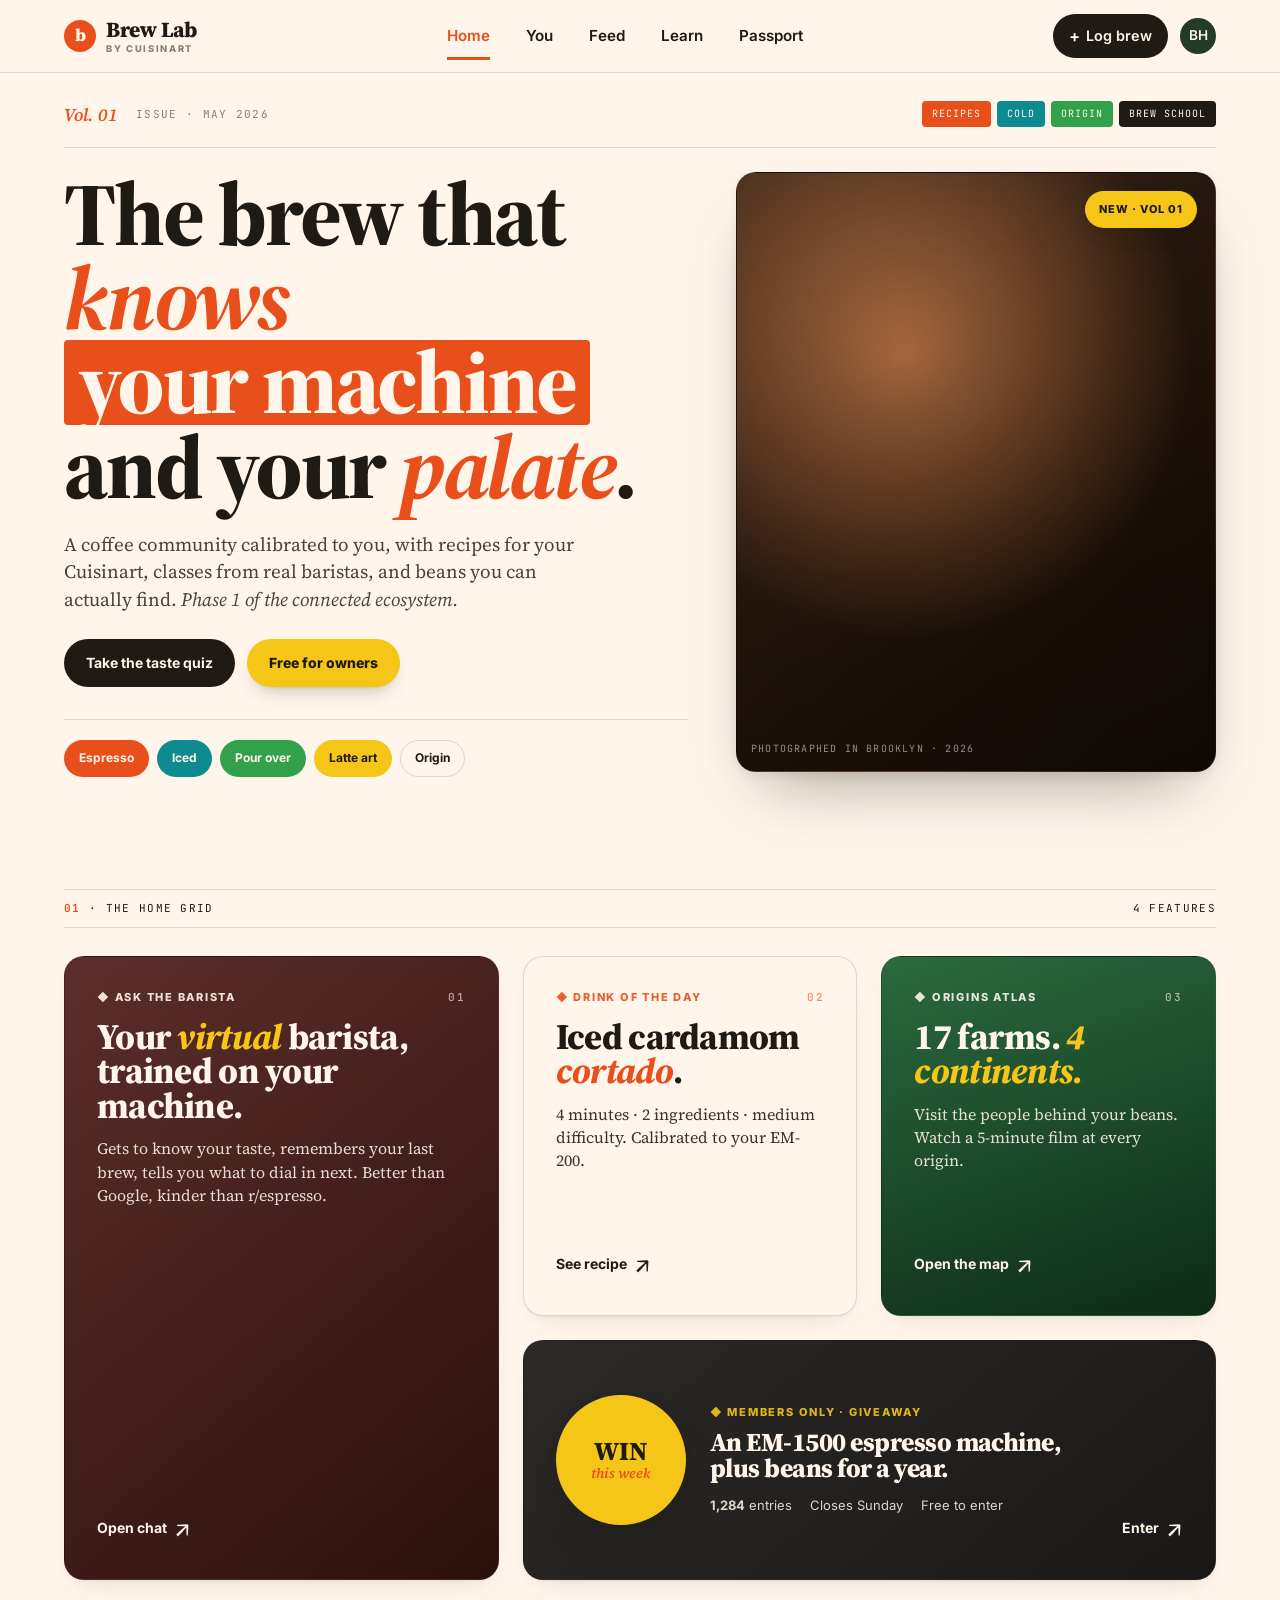
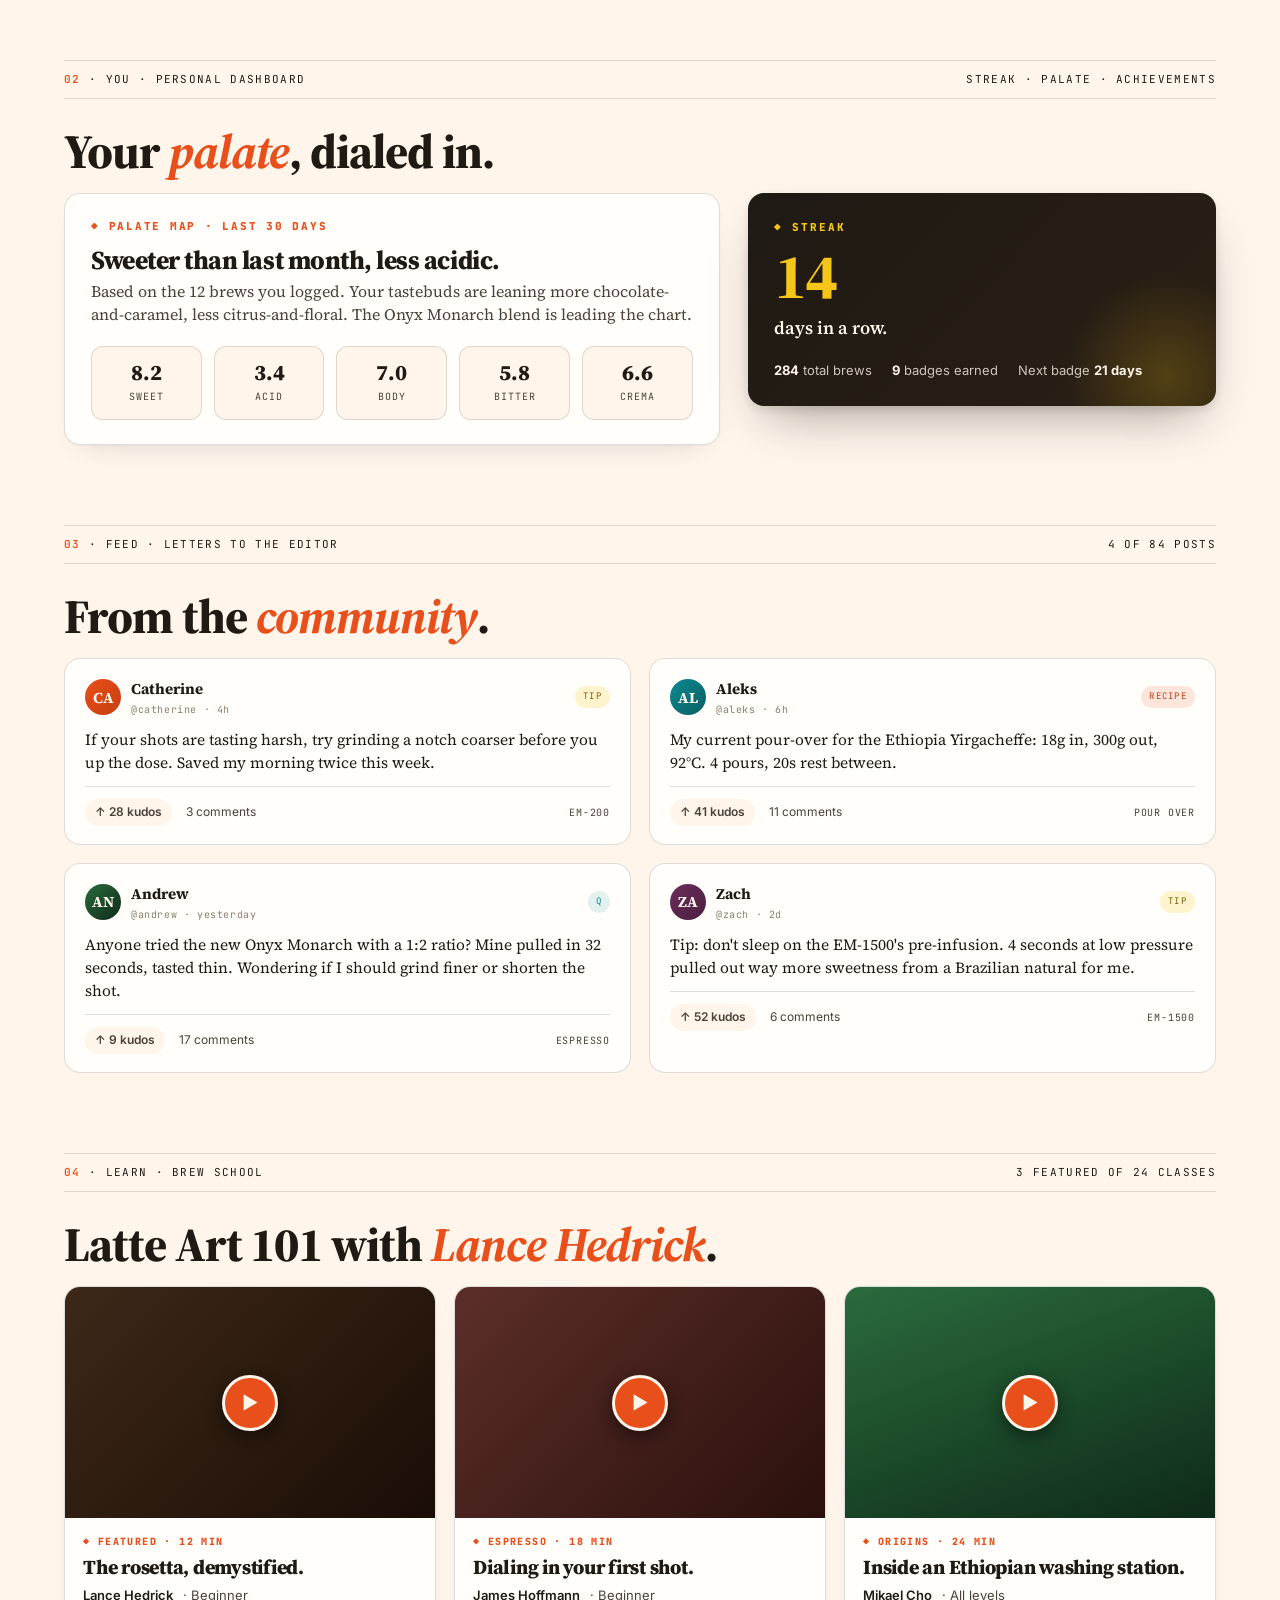
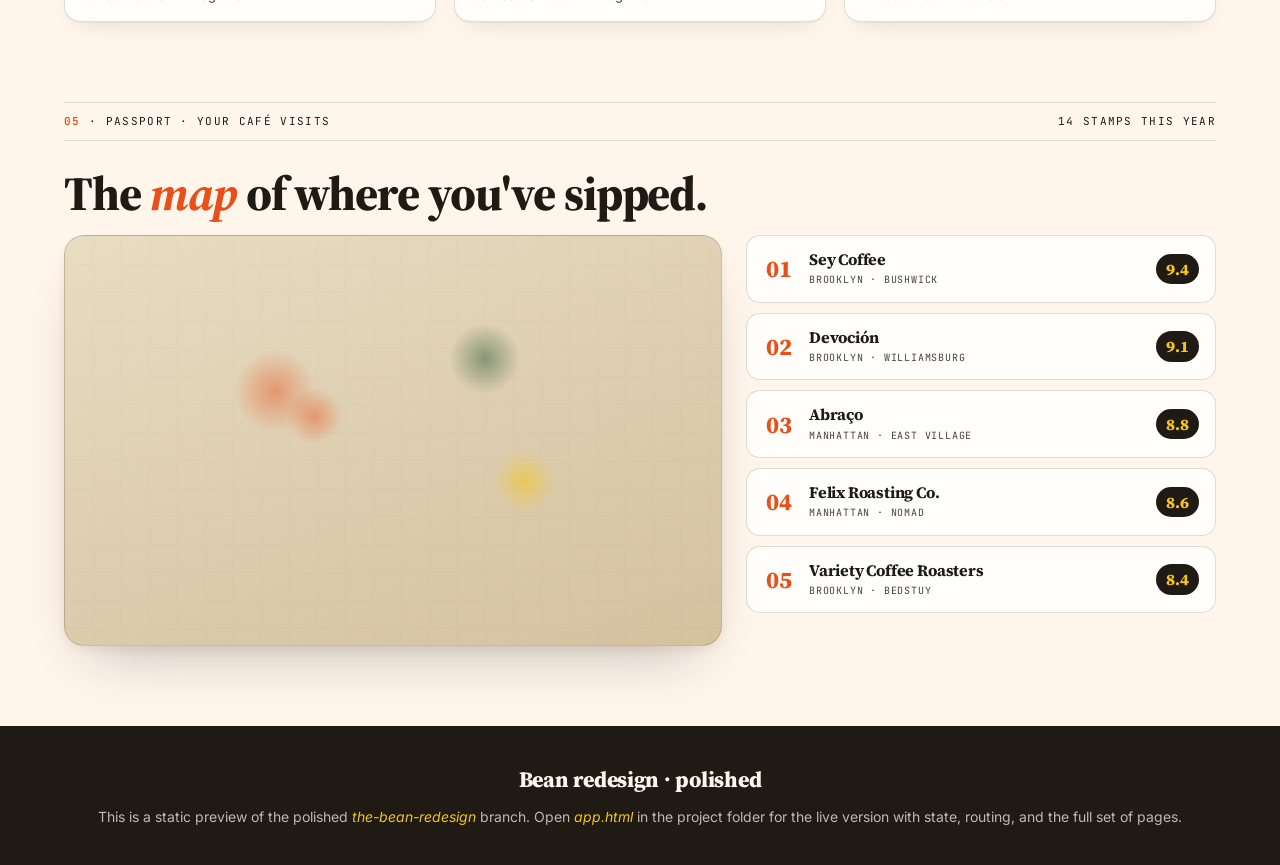
<file: bean-redesign-preview.html>
<!doctype html>
<html lang="en">
<head>
<meta charset="utf-8">
<meta name="viewport" content="width=device-width,initial-scale=1">
<title>Brew Lab — Bean redesign preview</title>
<link rel="preconnect" href="https://fonts.googleapis.com">
<link rel="preconnect" href="https://fonts.gstatic.com" crossorigin>
<link rel="stylesheet" href="https://fonts.googleapis.com/css2?family=Source+Serif+4:ital,opsz,wght@0,8..60,400;0,8..60,600;0,8..60,700;0,8..60,800&family=Inter:wght@400;500;600;700;800&family=JetBrains+Mono:wght@400;500;600&display=swap">
<style>
  :root {
    --cream: #FFF5EB;
    --cream-warm: #FBE9D0;
    --paper: #FFFEFB;
    --linen: #F4DDB4;
    --ink: #1F1A14;
    --ink-soft: #4A4239;
    --ink-faint: #8A7E6E;
    --hairline: rgba(31, 26, 20, 0.14);
    --tomato: #E84F1A;
    --tomato-dark: #C73E0F;
    --marigold: #F5C518;
    --leaf: #31A14B;
    --teal: #0E8B91;
    --canopy: #2A6B3D;
    --jungle-dark: #0E2A18;
    --plum: #6B2D5C;
    --green-deep: #233C28;
    --gold: #C5962B;
    --font-display: 'Source Serif 4', Georgia, serif;
    --font-body: 'Inter', system-ui, -apple-system, sans-serif;
    --font-mono: 'JetBrains Mono', ui-monospace, Menlo, monospace;
    --ease: cubic-bezier(0.2, 0.8, 0.2, 1);
  }
  *, *::before, *::after { box-sizing: border-box; }
  * { margin: 0; padding: 0; }
  body {
    font-family: var(--font-body);
    background: var(--cream);
    color: var(--ink);
    line-height: 1.55;
    -webkit-font-smoothing: antialiased;
    text-rendering: optimizeLegibility;
  }
  img, svg { display: block; max-width: 100%; }
  a { color: inherit; text-decoration: none; }
  button { font: inherit; color: inherit; cursor: pointer; border: none; background: none; }

  /* ============ Top header (.bl-*) ============ */
  .bl-header {
    position: sticky; top: 0; z-index: 100;
    background: rgba(255, 245, 235, 0.92);
    border-bottom: 1px solid var(--hairline);
    backdrop-filter: saturate(140%) blur(6px);
    -webkit-backdrop-filter: saturate(140%) blur(6px);
  }
  .bl-header-inner {
    max-width: 1200px; margin: 0 auto;
    padding: 14px 24px;
    display: grid;
    grid-template-columns: auto 1fr auto;
    align-items: center;
    gap: 24px;
  }
  .bl-brand { display: inline-flex; align-items: center; gap: 10px; }
  .bl-brand-mark {
    width: 32px; height: 32px;
    border-radius: 50%;
    background: var(--tomato);
    color: var(--cream);
    display: inline-flex; align-items: center; justify-content: center;
    font-family: var(--font-display);
    font-weight: 800;
    font-size: 1.1rem;
  }
  .bl-brand-text { display: inline-flex; flex-direction: column; line-height: 1; }
  .bl-brand-name {
    font-family: var(--font-display);
    font-weight: 800;
    font-size: 1.35rem;
    letter-spacing: -0.018em;
    color: var(--ink);
  }
  .bl-brand-tag {
    font-family: var(--font-body);
    font-weight: 800;
    font-size: 0.58rem;
    letter-spacing: 0.18em;
    text-transform: uppercase;
    color: var(--ink-faint);
    margin-top: 4px;
  }

  .bl-nav { display: flex; align-items: center; justify-content: center; gap: 4px; }
  .bl-nav-link {
    position: relative;
    padding: 10px 16px;
    font-size: 0.95rem;
    font-weight: 600;
    color: var(--ink);
    transition: color 0.15s var(--ease);
    cursor: pointer;
  }
  .bl-nav-link::after {
    content: '';
    position: absolute;
    left: 16px; right: 16px; bottom: -2px;
    height: 3px;
    background: var(--tomato);
    transform: scaleX(0);
    transition: transform 0.18s var(--ease);
  }
  .bl-nav-link:hover { color: var(--tomato); }
  .bl-nav-link.active { color: var(--tomato); }
  .bl-nav-link.active::after { transform: scaleX(1); }
  @media (max-width: 720px) { .bl-nav { display: none; } }

  .bl-header-actions { display: inline-flex; align-items: center; gap: 12px; }
  .bl-log-brew {
    display: inline-flex; align-items: center; gap: 6px;
    background: var(--ink); color: var(--cream);
    padding: 9px 16px; border-radius: 999px;
    font-weight: 600; font-size: 0.9rem;
    transition: background 0.18s, transform 0.15s, box-shadow 0.18s;
  }
  .bl-log-brew:hover {
    background: #2A1F14;
    transform: translateY(-1px);
    box-shadow: 0 4px 12px rgba(31, 26, 20, 0.2);
  }
  .bl-avatar {
    display: inline-flex; align-items: center; justify-content: center;
    width: 36px; height: 36px;
    border-radius: 50%;
    background: var(--green-deep); color: #FAF6F0;
    font-weight: 600; font-size: 0.85rem;
  }

  .container { max-width: 1200px; margin: 0 auto; padding: 0 24px; }

  /* ============ Cover hero (magazine cover) ============ */
  .cover-meta {
    display: flex; justify-content: space-between; align-items: flex-start;
    margin: 28px 0 24px;
    padding-bottom: 18px;
    border-bottom: 1px solid var(--hairline);
    flex-wrap: wrap; gap: 14px;
  }
  .cover-meta .left { display: flex; gap: 18px; align-items: center; }
  .cover-meta .vol {
    font-family: var(--font-display);
    font-style: italic; font-weight: 600;
    font-size: 18px;
    color: var(--tomato);
  }
  .cover-meta .date {
    font-family: var(--font-mono);
    font-size: 11px; letter-spacing: 0.12em;
    text-transform: uppercase;
    color: var(--ink-faint);
  }
  .cover-meta .chip-bar { display: flex; gap: 6px; flex-wrap: wrap; }
  .cover-meta .chip {
    background: var(--ink); color: var(--cream);
    padding: 5px 10px; border-radius: 4px;
    font-family: var(--font-mono);
    font-size: 10px; letter-spacing: 0.1em;
    text-transform: uppercase;
  }
  .cover-meta .chip.tomato { background: var(--tomato); }
  .cover-meta .chip.teal   { background: var(--teal); }
  .cover-meta .chip.leaf   { background: var(--leaf); }

  .cover-grid {
    display: grid; grid-template-columns: 1.3fr 1fr;
    gap: 48px; align-items: start;
  }
  @media (max-width: 900px) { .cover-grid { grid-template-columns: 1fr; } }

  .cover-grid h1 {
    font-family: var(--font-display);
    font-weight: 800;
    font-size: clamp(48px, 7vw, 96px);
    line-height: 0.94;
    letter-spacing: -0.025em;
    margin-bottom: 22px;
  }
  .cover-grid h1 em { font-style: italic; color: var(--tomato); font-weight: 700; }
  .cover-grid h1 .tomato-block, .cover-grid h1 .teal-block {
    color: var(--cream);
    padding: 0 14px; display: inline-block;
    border-radius: 4px;
  }
  .cover-grid h1 .tomato-block { background: var(--tomato); }
  .cover-grid h1 .teal-block { background: var(--teal); }
  .cover-grid .lede {
    font-family: var(--font-display);
    font-size: 19px;
    line-height: 1.45;
    color: var(--ink-soft);
    max-width: 540px;
    margin-bottom: 26px;
  }
  .cover-ctas { display: flex; gap: 12px; flex-wrap: wrap; margin-bottom: 32px; }

  .btn {
    display: inline-flex; align-items: center; gap: 8px;
    padding: 13px 22px;
    border-radius: 999px;
    font-weight: 700; font-size: 14px;
    transition: transform 0.18s, box-shadow 0.2s, background 0.2s;
  }
  .btn-primary { background: var(--ink); color: var(--cream); }
  .btn-primary:hover { transform: translateY(-2px); box-shadow: 0 14px 28px -12px rgba(31,26,20,0.40); }
  .btn-sticker {
    background: var(--marigold); color: var(--ink);
    font-weight: 800;
    box-shadow: 0 1px 2px rgba(31,26,20,0.06), 0 10px 20px -10px rgba(31,26,20,0.32);
  }
  .btn-sticker:hover { transform: translateY(-2px); box-shadow: 0 2px 4px rgba(31,26,20,0.08), 0 18px 32px -14px rgba(31,26,20,0.42); }

  .cat-row {
    display: flex; gap: 8px; flex-wrap: wrap;
    padding-top: 20px; border-top: 1px solid var(--hairline);
  }
  .cat-chip {
    display: inline-flex; padding: 8px 14px;
    border-radius: 999px;
    font-weight: 700; font-size: 12px;
    border: 1px solid var(--hairline);
    transition: all 0.2s;
    cursor: pointer;
  }
  .cat-chip:hover { transform: translateY(-2px); box-shadow: 0 6px 14px -6px rgba(31,26,20,0.30); }
  .cat-chip.tomato { background: var(--tomato); color: var(--cream); border-color: transparent; }
  .cat-chip.teal { background: var(--teal); color: var(--cream); border-color: transparent; }
  .cat-chip.leaf { background: var(--leaf); color: var(--cream); border-color: transparent; }
  .cat-chip.marigold { background: var(--marigold); color: var(--ink); border-color: transparent; }

  .cover-photo {
    position: relative;
    aspect-ratio: 4/5;
    background:
      linear-gradient(160deg, rgba(0,0,0,0.05), rgba(0,0,0,0.45)),
      radial-gradient(circle at 35% 30%, #C77B49 0%, transparent 55%),
      linear-gradient(135deg, #3D2818 0%, #1A0D06 100%);
    border-radius: 20px;
    overflow: hidden;
    border: 1px solid var(--hairline);
    box-shadow: 0 4px 8px rgba(31,26,20,0.06), 0 32px 64px -28px rgba(31,26,20,0.42);
  }
  .cover-photo .stamp {
    position: absolute; bottom: 14px; left: 14px;
    font-family: var(--font-mono);
    font-size: 10px; letter-spacing: 0.12em;
    color: rgba(255, 245, 235, 0.55);
    text-transform: uppercase;
  }
  .cover-ribbon {
    position: absolute; top: 18px; right: 18px;
    background: var(--marigold); color: var(--ink);
    padding: 10px 14px; border-radius: 999px;
    font-weight: 800; font-size: 11px;
    letter-spacing: 0.08em; text-transform: uppercase;
    box-shadow: 0 2px 4px rgba(31,26,20,0.08), 0 12px 24px -14px rgba(31,26,20,0.25);
  }

  /* ============ Section divider ============ */
  .section-divider {
    display: flex; justify-content: space-between; align-items: center;
    border-top: 1px solid var(--hairline);
    border-bottom: 1px solid var(--hairline);
    padding: 10px 0;
    margin: 56px 0 28px;
    font-family: var(--font-mono);
    font-size: 11px; letter-spacing: 0.12em;
    text-transform: uppercase;
    color: var(--ink);
  }
  .section-divider .num { font-weight: 600; color: var(--tomato); }

  .section-h {
    font-family: var(--font-display);
    font-weight: 800;
    font-size: clamp(32px, 4vw, 48px);
    line-height: 1;
    letter-spacing: -0.022em;
    margin-bottom: 18px;
  }
  .section-h em { font-style: italic; color: var(--tomato); font-weight: 700; }

  /* ============ Tile grid ============ */
  .feat-grid {
    display: grid; grid-template-columns: 1.3fr 1fr 1fr;
    gap: 24px;
  }
  @media (max-width: 900px) { .feat-grid { grid-template-columns: 1fr; } }

  .tile {
    position: relative;
    border-radius: 20px;
    padding: 32px;
    border: 1px solid var(--hairline);
    box-shadow: 0 1px 2px rgba(31,26,20,0.04), 0 12px 28px -16px rgba(31,26,20,0.18);
    overflow: hidden;
    transition: transform 0.25s var(--ease), box-shadow 0.25s var(--ease);
    min-height: 360px;
    display: flex; flex-direction: column;
    cursor: pointer;
    color: var(--cream);
  }
  .tile:hover { transform: translateY(-3px); box-shadow: 0 2px 4px rgba(31,26,20,0.05), 0 24px 44px -20px rgba(31,26,20,0.28); }
  .tile.barista { background: linear-gradient(140deg, #5C2E2A 0%, #2A100C 100%); grid-row: span 2; }
  .tile.dotd { background: var(--cream); color: var(--ink); }
  .tile.atlas { background: linear-gradient(160deg, var(--canopy) 0%, var(--jungle-dark) 100%); }
  .tile.give { background: linear-gradient(140deg, #2C2A28 0%, #1A1816 100%); grid-column: span 2; min-height: 240px; }
  .tile .tag {
    font-weight: 800; font-size: 11px;
    letter-spacing: 0.16em; text-transform: uppercase;
    opacity: 0.9;
    margin-bottom: 14px;
    display: flex; justify-content: space-between;
  }
  .tile .tag .num { font-family: var(--font-mono); font-weight: 500; opacity: 0.7; }
  .tile h3 {
    font-family: var(--font-display);
    font-weight: 800; font-size: 36px;
    line-height: 0.96; letter-spacing: -0.02em;
    margin-bottom: 14px;
  }
  .tile h3 em { font-style: italic; color: var(--marigold); }
  .tile.dotd h3 em { color: var(--tomato); }
  .tile p {
    font-family: var(--font-display);
    font-size: 16px; line-height: 1.45;
    opacity: 0.88; margin-bottom: 18px;
  }
  .tile .arrow-cta {
    margin-top: auto;
    font-weight: 700; font-size: 14px;
    display: inline-flex; align-items: center; gap: 8px;
  }
  .tile .arrow-cta .ar {
    font-family: var(--font-display);
    font-style: italic; font-weight: 700;
    font-size: 24px;
    transition: transform 0.25s;
  }
  .tile:hover .arrow-cta .ar { transform: translateX(6px); }

  .give-grid { display: grid; grid-template-columns: auto 1fr auto; gap: 24px; align-items: center; flex: 1; }
  @media (max-width: 700px) { .give-grid { grid-template-columns: 1fr; } }
  .give-sticker {
    width: 130px; height: 130px;
    border-radius: 50%;
    background: var(--marigold); color: var(--ink);
    display: flex; flex-direction: column; align-items: center; justify-content: center;
    font-family: var(--font-display);
    font-weight: 800; font-size: 26px; line-height: 0.9;
    box-shadow: 0 4px 8px rgba(31,26,20,0.10), 0 18px 36px -14px rgba(31,26,20,0.40);
  }
  .give-sticker em { font-style: italic; font-size: 14px; font-weight: 600; margin-top: 4px; color: var(--tomato); }
  .give-info h3 { font-size: 26px; line-height: 1; }
  .give-info .meta { display: flex; gap: 18px; font-size: 13px; flex-wrap: wrap; margin-top: 8px; opacity: 0.85; }

  /* ============ "You" dashboard section ============ */
  .you-grid {
    display: grid;
    grid-template-columns: 1.4fr 1fr;
    gap: 28px;
    align-items: start;
  }
  @media (max-width: 900px) { .you-grid { grid-template-columns: 1fr; } }

  .card {
    background: var(--paper);
    border: 1px solid var(--hairline);
    border-radius: 16px;
    padding: 24px 26px;
    box-shadow: 0 1px 2px rgba(31,26,20,0.03), 0 14px 28px -18px rgba(31,26,20,0.18);
  }
  .card-eyebrow {
    font-family: var(--font-mono);
    font-size: 11px;
    letter-spacing: 0.16em;
    text-transform: uppercase;
    color: var(--tomato);
    font-weight: 800;
    margin-bottom: 12px;
  }
  .card-title {
    font-family: var(--font-display);
    font-weight: 800;
    font-size: 26px;
    line-height: 1.05;
    letter-spacing: -0.018em;
    margin-bottom: 6px;
  }
  .card-sub {
    font-family: var(--font-display);
    font-size: 16px;
    color: var(--ink-soft);
    line-height: 1.45;
  }

  .palate-row { display: grid; grid-template-columns: repeat(5, 1fr); gap: 12px; margin-top: 20px; }
  @media (max-width: 600px) { .palate-row { grid-template-columns: repeat(2, 1fr); } }
  .palate-cell {
    display: flex; flex-direction: column; align-items: center; gap: 6px;
    padding: 14px 10px;
    background: var(--cream);
    border: 1px solid var(--hairline);
    border-radius: 12px;
    transition: transform 0.15s, border-color 0.15s;
  }
  .palate-cell:hover { transform: translateY(-2px); border-color: var(--tomato); }
  .palate-cell .lvl {
    font-family: var(--font-display);
    font-weight: 800;
    font-size: 22px;
    line-height: 1;
  }
  .palate-cell .lbl {
    font-family: var(--font-mono);
    font-size: 10px;
    letter-spacing: 0.1em;
    text-transform: uppercase;
    color: var(--ink-soft);
  }

  .streak-card {
    background: linear-gradient(135deg, var(--ink) 0%, #2A1F14 100%);
    color: var(--cream);
    border-radius: 16px;
    padding: 26px;
    box-shadow: 0 4px 8px rgba(31,26,20,0.10), 0 24px 48px -18px rgba(31,26,20,0.40);
    position: relative;
    overflow: hidden;
  }
  .streak-card::after {
    content: '';
    position: absolute;
    width: 220px; height: 220px;
    border-radius: 50%;
    background: radial-gradient(circle, rgba(245,197,24,0.20) 0%, transparent 65%);
    bottom: -80px; right: -60px;
    pointer-events: none;
  }
  .streak-num {
    font-family: var(--font-display);
    font-weight: 800;
    font-size: 64px;
    line-height: 1;
    letter-spacing: -0.025em;
    color: var(--marigold);
    margin: 8px 0 6px;
  }
  .streak-meta { display: flex; gap: 20px; flex-wrap: wrap; font-size: 13px; color: rgba(255,245,235,0.78); margin-top: 18px; position: relative; z-index: 1; }
  .streak-meta strong { color: var(--cream); font-weight: 700; }

  /* ============ Feed ============ */
  .feed-grid {
    display: grid;
    grid-template-columns: 1fr 1fr;
    gap: 18px;
  }
  @media (max-width: 800px) { .feed-grid { grid-template-columns: 1fr; } }
  .post {
    background: var(--paper);
    border: 1px solid var(--hairline);
    border-radius: 16px;
    padding: 18px 20px;
    transition: transform 0.2s, box-shadow 0.2s, border-color 0.2s;
    cursor: pointer;
  }
  .post:hover {
    transform: translateY(-2px);
    border-color: rgba(31,26,20,0.22);
    box-shadow: 0 1px 2px rgba(31,26,20,0.04), 0 14px 28px -16px rgba(31,26,20,0.22);
  }
  .post-head { display: flex; align-items: center; gap: 10px; margin-bottom: 10px; }
  .post-avatar {
    width: 36px; height: 36px; border-radius: 50%;
    background: linear-gradient(135deg, var(--tomato) 0%, var(--tomato-dark) 100%);
    color: var(--cream);
    display: inline-flex; align-items: center; justify-content: center;
    font-weight: 700;
    font-family: var(--font-display);
    font-size: 0.95rem;
  }
  .post-author { font-family: var(--font-display); font-weight: 700; font-size: 15px; }
  .post-handle {
    font-family: var(--font-mono);
    font-size: 10px;
    letter-spacing: 0.06em;
    color: var(--ink-faint);
    margin-top: 2px;
  }
  .post-kind {
    margin-left: auto;
    font-family: var(--font-mono);
    font-size: 9px;
    letter-spacing: 0.14em;
    text-transform: uppercase;
    color: var(--ink-soft);
    background: var(--cream);
    padding: 4px 8px;
    border-radius: 999px;
  }
  .post-kind.tip { background: rgba(245,197,24,0.20); color: #7A5C09; }
  .post-kind.recipe { background: rgba(232,79,26,0.14); color: var(--tomato-dark); }
  .post-kind.q { background: rgba(14,139,145,0.12); color: var(--teal); }
  .post-body {
    font-family: var(--font-display);
    font-size: 15.5px;
    line-height: 1.5;
    color: var(--ink);
  }
  .post-foot {
    display: flex; gap: 14px; align-items: center;
    margin-top: 12px;
    padding-top: 12px;
    border-top: 1px solid var(--hairline);
    font-size: 12px;
    color: var(--ink-soft);
  }
  .post-foot .pill {
    display: inline-flex; align-items: center; gap: 4px;
    padding: 4px 10px;
    border-radius: 999px;
    background: var(--cream);
    font-weight: 600;
  }

  /* ============ Learn ============ */
  .class-grid {
    display: grid;
    grid-template-columns: repeat(3, 1fr);
    gap: 18px;
  }
  @media (max-width: 900px) { .class-grid { grid-template-columns: 1fr 1fr; } }
  @media (max-width: 600px) { .class-grid { grid-template-columns: 1fr; } }
  .class-card {
    background: var(--paper);
    border: 1px solid var(--hairline);
    border-radius: 16px;
    overflow: hidden;
    transition: transform 0.2s, box-shadow 0.2s;
    cursor: pointer;
    box-shadow: 0 1px 2px rgba(31,26,20,0.04), 0 12px 24px -16px rgba(31,26,20,0.18);
  }
  .class-card:hover { transform: translateY(-3px); box-shadow: 0 2px 4px rgba(31,26,20,0.05), 0 22px 42px -20px rgba(31,26,20,0.26); }
  .class-thumb {
    aspect-ratio: 16/10;
    position: relative;
    overflow: hidden;
  }
  .class-thumb .play {
    position: absolute; top: 50%; left: 50%;
    transform: translate(-50%, -50%);
    width: 56px; height: 56px;
    border-radius: 50%;
    background: var(--tomato);
    color: var(--cream);
    border: 3px solid var(--cream);
    display: flex; align-items: center; justify-content: center;
    font-size: 18px;
    box-shadow: 0 6px 18px rgba(0,0,0,0.45);
  }
  .class-meta {
    padding: 16px 18px;
  }
  .class-eyebrow {
    font-family: var(--font-mono);
    font-size: 10px;
    letter-spacing: 0.14em;
    text-transform: uppercase;
    color: var(--tomato);
    font-weight: 800;
    margin-bottom: 6px;
  }
  .class-title {
    font-family: var(--font-display);
    font-weight: 800;
    font-size: 20px;
    line-height: 1.15;
    letter-spacing: -0.012em;
    margin-bottom: 6px;
  }
  .class-sub {
    font-size: 13px;
    color: var(--ink-soft);
    display: flex; gap: 10px; flex-wrap: wrap;
  }
  .class-sub strong { color: var(--ink); font-weight: 600; }

  /* ============ Passport ============ */
  .passport-grid {
    display: grid;
    grid-template-columns: 1.4fr 1fr;
    gap: 24px;
  }
  @media (max-width: 900px) { .passport-grid { grid-template-columns: 1fr; } }
  .passport-map {
    aspect-ratio: 16/10;
    border-radius: 20px;
    overflow: hidden;
    border: 1px solid var(--hairline);
    box-shadow: 0 4px 8px rgba(31,26,20,0.06), 0 28px 56px -28px rgba(31,26,20,0.32);
    background:
      radial-gradient(circle at 32% 38%, rgba(232,79,26,0.45) 0%, transparent 8%),
      radial-gradient(circle at 38% 44%, rgba(232,79,26,0.45) 0%, transparent 6%),
      radial-gradient(circle at 64% 30%, rgba(31,77,46,0.45) 0%, transparent 7%),
      radial-gradient(circle at 70% 60%, rgba(245,197,24,0.55) 0%, transparent 6%),
      linear-gradient(160deg, #E8DCC2 0%, #D4C19E 100%);
    position: relative;
  }
  .passport-map::after {
    content: '';
    position: absolute; inset: 0;
    background:
      linear-gradient(transparent 0px, rgba(31,26,20,0.04) 1px, transparent 1px) 0 0 / 100% 28px,
      linear-gradient(90deg, transparent 0px, rgba(31,26,20,0.04) 1px, transparent 1px) 0 0 / 28px 100%;
    pointer-events: none;
  }
  .passport-list {
    display: flex; flex-direction: column;
    gap: 10px;
  }
  .cafe-row {
    display: flex; align-items: center; gap: 14px;
    padding: 14px 16px;
    background: var(--paper);
    border: 1px solid var(--hairline);
    border-radius: 14px;
    transition: transform 0.15s, box-shadow 0.15s, border-color 0.15s;
    cursor: pointer;
  }
  .cafe-row:hover {
    transform: translateY(-2px);
    border-color: rgba(31,26,20,0.22);
    box-shadow: 0 6px 16px -8px rgba(31,26,20,0.18);
  }
  .cafe-rank {
    font-family: var(--font-display);
    font-weight: 800;
    font-size: 24px;
    color: var(--tomato);
    width: 32px;
    text-align: center;
  }
  .cafe-body { flex: 1; min-width: 0; }
  .cafe-name {
    font-family: var(--font-display);
    font-weight: 700;
    font-size: 16px;
    line-height: 1.2;
    letter-spacing: -0.012em;
    margin-bottom: 3px;
  }
  .cafe-hood {
    font-family: var(--font-mono);
    font-size: 10px;
    letter-spacing: 0.08em;
    text-transform: uppercase;
    color: var(--ink-soft);
  }
  .cafe-stat {
    font-family: var(--font-display);
    font-weight: 800;
    font-size: 16px;
    color: var(--marigold);
    background: var(--ink);
    padding: 4px 10px;
    border-radius: 999px;
    line-height: 1.4;
  }

  /* ============ Footer note ============ */
  footer.note {
    background: var(--ink);
    color: var(--cream);
    padding: 36px 24px;
    margin-top: 80px;
    text-align: center;
  }
  footer.note strong {
    font-family: var(--font-display);
    font-weight: 800;
    font-size: 22px;
    display: block;
    margin-bottom: 8px;
    letter-spacing: -0.012em;
  }
  footer.note span { color: rgba(255,245,235,0.72); font-size: 14px; }
  footer.note em { color: var(--marigold); font-style: italic; }
</style>
</head>
<body>

<!-- ============ Top header ============ -->
<header class="bl-header">
  <div class="bl-header-inner">
    <a class="bl-brand">
      <span class="bl-brand-mark">b</span>
      <div class="bl-brand-text">
        <span class="bl-brand-name">Brew Lab</span>
        <span class="bl-brand-tag">By Cuisinart</span>
      </div>
    </a>
    <nav class="bl-nav">
      <a class="bl-nav-link active">Home</a>
      <a class="bl-nav-link">You</a>
      <a class="bl-nav-link">Feed</a>
      <a class="bl-nav-link">Learn</a>
      <a class="bl-nav-link">Passport</a>
    </nav>
    <div class="bl-header-actions">
      <a class="bl-log-brew"><span style="font-size:1.05rem">+</span> Log brew</a>
      <a class="bl-avatar">BH</a>
    </div>
  </div>
</header>

<main>
  <!-- ============ Cover ============ -->
  <section>
    <div class="container">
      <div class="cover-meta">
        <div class="left">
          <span class="vol">Vol. 01</span>
          <span class="date">Issue · May 2026</span>
        </div>
        <div class="chip-bar">
          <span class="chip tomato">Recipes</span>
          <span class="chip teal">Cold</span>
          <span class="chip leaf">Origin</span>
          <span class="chip">Brew School</span>
        </div>
      </div>

      <div class="cover-grid">
        <div>
          <h1>
            The brew that <em>knows</em><br>
            <span class="tomato-block">your machine</span><br>
            and your <em>palate</em>.
          </h1>
          <p class="lede">A coffee community calibrated to you, with recipes for your Cuisinart, classes from real baristas, and beans you can actually find. <em>Phase 1 of the connected ecosystem.</em></p>
          <div class="cover-ctas">
            <button class="btn btn-primary">Take the taste quiz</button>
            <button class="btn btn-sticker">Free for owners</button>
          </div>
          <div class="cat-row">
            <a class="cat-chip tomato">Espresso</a>
            <a class="cat-chip teal">Iced</a>
            <a class="cat-chip leaf">Pour over</a>
            <a class="cat-chip marigold">Latte art</a>
            <a class="cat-chip">Origin</a>
          </div>
        </div>
        <div class="cover-photo">
          <span class="cover-ribbon">New · Vol 01</span>
          <span class="stamp">Photographed in Brooklyn · 2026</span>
        </div>
      </div>
    </div>
  </section>

  <!-- ============ Tile grid ============ -->
  <section style="padding-top:56px">
    <div class="container">
      <div class="section-divider">
        <span><span class="num">01</span> · The home grid</span>
        <span>4 features</span>
      </div>
      <div class="feat-grid">
        <a class="tile barista">
          <div class="tag"><span>◆ Ask the Barista</span><span class="num">01</span></div>
          <h3>Your <em>virtual</em> barista, trained on your machine.</h3>
          <p>Gets to know your taste, remembers your last brew, tells you what to dial in next. Better than Google, kinder than r/espresso.</p>
          <div class="arrow-cta">Open chat <span class="ar">↗</span></div>
        </a>
        <a class="tile dotd">
          <div class="tag" style="color:var(--tomato)"><span>◆ Drink of the day</span><span class="num">02</span></div>
          <h3>Iced cardamom <em>cortado</em>.</h3>
          <p>4 minutes · 2 ingredients · medium difficulty. Calibrated to your EM-200.</p>
          <div class="arrow-cta">See recipe <span class="ar">↗</span></div>
        </a>
        <a class="tile atlas">
          <div class="tag"><span>◆ Origins atlas</span><span class="num">03</span></div>
          <h3>17 farms. <em>4 continents.</em></h3>
          <p>Visit the people behind your beans. Watch a 5-minute film at every origin.</p>
          <div class="arrow-cta">Open the map <span class="ar">↗</span></div>
        </a>
        <a class="tile give">
          <div class="give-grid">
            <div class="give-sticker">WIN<em>this week</em></div>
            <div class="give-info">
              <div class="tag" style="color:var(--marigold);margin-bottom:8px">◆ Members only · giveaway</div>
              <h3>An EM-1500 espresso machine, plus beans for a year.</h3>
              <div class="meta">
                <span><strong>1,284</strong> entries</span>
                <span>Closes Sunday</span>
                <span>Free to enter</span>
              </div>
            </div>
            <div class="arrow-cta">Enter <span class="ar">↗</span></div>
          </div>
        </a>
      </div>
    </div>
  </section>

  <!-- ============ You dashboard ============ -->
  <section style="padding-top:24px">
    <div class="container">
      <div class="section-divider">
        <span><span class="num">02</span> · You · personal dashboard</span>
        <span>Streak · palate · achievements</span>
      </div>
      <h2 class="section-h">Your <em>palate</em>, dialed in.</h2>
      <div class="you-grid">
        <div class="card">
          <div class="card-eyebrow">◆ Palate map · last 30 days</div>
          <div class="card-title">Sweeter than last month, less acidic.</div>
          <p class="card-sub">Based on the 12 brews you logged. Your tastebuds are leaning more chocolate-and-caramel, less citrus-and-floral. The Onyx Monarch blend is leading the chart.</p>
          <div class="palate-row">
            <div class="palate-cell"><div class="lvl">8.2</div><div class="lbl">Sweet</div></div>
            <div class="palate-cell"><div class="lvl">3.4</div><div class="lbl">Acid</div></div>
            <div class="palate-cell"><div class="lvl">7.0</div><div class="lbl">Body</div></div>
            <div class="palate-cell"><div class="lvl">5.8</div><div class="lbl">Bitter</div></div>
            <div class="palate-cell"><div class="lvl">6.6</div><div class="lbl">Crema</div></div>
          </div>
        </div>
        <div class="streak-card">
          <div style="font-family:var(--font-mono);font-size:11px;letter-spacing:0.18em;text-transform:uppercase;color:var(--marigold);font-weight:800">◆ Streak</div>
          <div class="streak-num">14</div>
          <div style="font-family:var(--font-display);font-weight:600;font-size:18px;color:var(--cream);position:relative;z-index:1">days in a row.</div>
          <div class="streak-meta">
            <span><strong>284</strong> total brews</span>
            <span><strong>9</strong> badges earned</span>
            <span>Next badge <strong>21 days</strong></span>
          </div>
        </div>
      </div>
    </div>
  </section>

  <!-- ============ Feed ============ -->
  <section style="padding-top:24px">
    <div class="container">
      <div class="section-divider">
        <span><span class="num">03</span> · Feed · letters to the editor</span>
        <span>4 of 84 posts</span>
      </div>
      <h2 class="section-h">From the <em>community</em>.</h2>
      <div class="feed-grid">
        <article class="post">
          <div class="post-head">
            <div class="post-avatar">CA</div>
            <div>
              <div class="post-author">Catherine</div>
              <div class="post-handle">@catherine · 4h</div>
            </div>
            <span class="post-kind tip">Tip</span>
          </div>
          <div class="post-body">If your shots are tasting harsh, try grinding a notch coarser before you up the dose. Saved my morning twice this week.</div>
          <div class="post-foot">
            <span class="pill">↑ 28 kudos</span>
            <span>3 comments</span>
            <span style="margin-left:auto;font-family:var(--font-mono);font-size:10px;letter-spacing:0.08em;text-transform:uppercase">EM-200</span>
          </div>
        </article>
        <article class="post">
          <div class="post-head">
            <div class="post-avatar" style="background:linear-gradient(135deg,var(--teal) 0%, #075E63 100%)">AL</div>
            <div>
              <div class="post-author">Aleks</div>
              <div class="post-handle">@aleks · 6h</div>
            </div>
            <span class="post-kind recipe">Recipe</span>
          </div>
          <div class="post-body">My current pour-over for the Ethiopia Yirgacheffe: 18g in, 300g out, 92°C. 4 pours, 20s rest between.</div>
          <div class="post-foot">
            <span class="pill">↑ 41 kudos</span>
            <span>11 comments</span>
            <span style="margin-left:auto;font-family:var(--font-mono);font-size:10px;letter-spacing:0.08em;text-transform:uppercase">Pour over</span>
          </div>
        </article>
        <article class="post">
          <div class="post-head">
            <div class="post-avatar" style="background:linear-gradient(135deg,var(--canopy) 0%, #0E2A18 100%)">AN</div>
            <div>
              <div class="post-author">Andrew</div>
              <div class="post-handle">@andrew · yesterday</div>
            </div>
            <span class="post-kind q">Q</span>
          </div>
          <div class="post-body">Anyone tried the new Onyx Monarch with a 1:2 ratio? Mine pulled in 32 seconds, tasted thin. Wondering if I should grind finer or shorten the shot.</div>
          <div class="post-foot">
            <span class="pill">↑ 9 kudos</span>
            <span>17 comments</span>
            <span style="margin-left:auto;font-family:var(--font-mono);font-size:10px;letter-spacing:0.08em;text-transform:uppercase">Espresso</span>
          </div>
        </article>
        <article class="post">
          <div class="post-head">
            <div class="post-avatar" style="background:linear-gradient(135deg,var(--plum) 0%, #4A1F40 100%)">ZA</div>
            <div>
              <div class="post-author">Zach</div>
              <div class="post-handle">@zach · 2d</div>
            </div>
            <span class="post-kind tip">Tip</span>
          </div>
          <div class="post-body">Tip: don't sleep on the EM-1500's pre-infusion. 4 seconds at low pressure pulled out way more sweetness from a Brazilian natural for me.</div>
          <div class="post-foot">
            <span class="pill">↑ 52 kudos</span>
            <span>6 comments</span>
            <span style="margin-left:auto;font-family:var(--font-mono);font-size:10px;letter-spacing:0.08em;text-transform:uppercase">EM-1500</span>
          </div>
        </article>
      </div>
    </div>
  </section>

  <!-- ============ Learn ============ -->
  <section style="padding-top:24px">
    <div class="container">
      <div class="section-divider">
        <span><span class="num">04</span> · Learn · brew school</span>
        <span>3 featured of 24 classes</span>
      </div>
      <h2 class="section-h">Latte Art 101 with <em>Lance Hedrick</em>.</h2>
      <div class="class-grid">
        <a class="class-card">
          <div class="class-thumb" style="background:linear-gradient(135deg,#3D2818 0%, #1A0D06 100%)">
            <div class="play">▶</div>
          </div>
          <div class="class-meta">
            <div class="class-eyebrow">◆ Featured · 12 min</div>
            <div class="class-title">The rosetta, demystified.</div>
            <div class="class-sub"><strong>Lance Hedrick</strong> · Beginner</div>
          </div>
        </a>
        <a class="class-card">
          <div class="class-thumb" style="background:linear-gradient(135deg,#5C2E2A 0%, #2A100C 100%)">
            <div class="play">▶</div>
          </div>
          <div class="class-meta">
            <div class="class-eyebrow">◆ Espresso · 18 min</div>
            <div class="class-title">Dialing in your first shot.</div>
            <div class="class-sub"><strong>James Hoffmann</strong> · Beginner</div>
          </div>
        </a>
        <a class="class-card">
          <div class="class-thumb" style="background:linear-gradient(160deg, var(--canopy) 0%, var(--jungle-dark) 100%)">
            <div class="play">▶</div>
          </div>
          <div class="class-meta">
            <div class="class-eyebrow">◆ Origins · 24 min</div>
            <div class="class-title">Inside an Ethiopian washing station.</div>
            <div class="class-sub"><strong>Mikael Cho</strong> · All levels</div>
          </div>
        </a>
      </div>
    </div>
  </section>

  <!-- ============ Passport ============ -->
  <section style="padding-top:24px">
    <div class="container">
      <div class="section-divider">
        <span><span class="num">05</span> · Passport · your café visits</span>
        <span>14 stamps this year</span>
      </div>
      <h2 class="section-h">The <em>map</em> of where you've sipped.</h2>
      <div class="passport-grid">
        <div class="passport-map" aria-label="Map preview"></div>
        <div class="passport-list">
          <a class="cafe-row">
            <span class="cafe-rank">01</span>
            <div class="cafe-body">
              <div class="cafe-name">Sey Coffee</div>
              <div class="cafe-hood">Brooklyn · Bushwick</div>
            </div>
            <span class="cafe-stat">9.4</span>
          </a>
          <a class="cafe-row">
            <span class="cafe-rank">02</span>
            <div class="cafe-body">
              <div class="cafe-name">Devoción</div>
              <div class="cafe-hood">Brooklyn · Williamsburg</div>
            </div>
            <span class="cafe-stat">9.1</span>
          </a>
          <a class="cafe-row">
            <span class="cafe-rank">03</span>
            <div class="cafe-body">
              <div class="cafe-name">Abraço</div>
              <div class="cafe-hood">Manhattan · East Village</div>
            </div>
            <span class="cafe-stat">8.8</span>
          </a>
          <a class="cafe-row">
            <span class="cafe-rank">04</span>
            <div class="cafe-body">
              <div class="cafe-name">Felix Roasting Co.</div>
              <div class="cafe-hood">Manhattan · NoMad</div>
            </div>
            <span class="cafe-stat">8.6</span>
          </a>
          <a class="cafe-row">
            <span class="cafe-rank">05</span>
            <div class="cafe-body">
              <div class="cafe-name">Variety Coffee Roasters</div>
              <div class="cafe-hood">Brooklyn · Bedstuy</div>
            </div>
            <span class="cafe-stat">8.4</span>
          </a>
        </div>
      </div>
    </div>
  </section>
</main>

<footer class="note">
  <strong>Bean redesign · polished</strong>
  <span>This is a static preview of the polished <em>the-bean-redesign</em> branch. Open <em>app.html</em> in the project folder for the live version with state, routing, and the full set of pages.</span>
</footer>

</body>
</html>
</file>
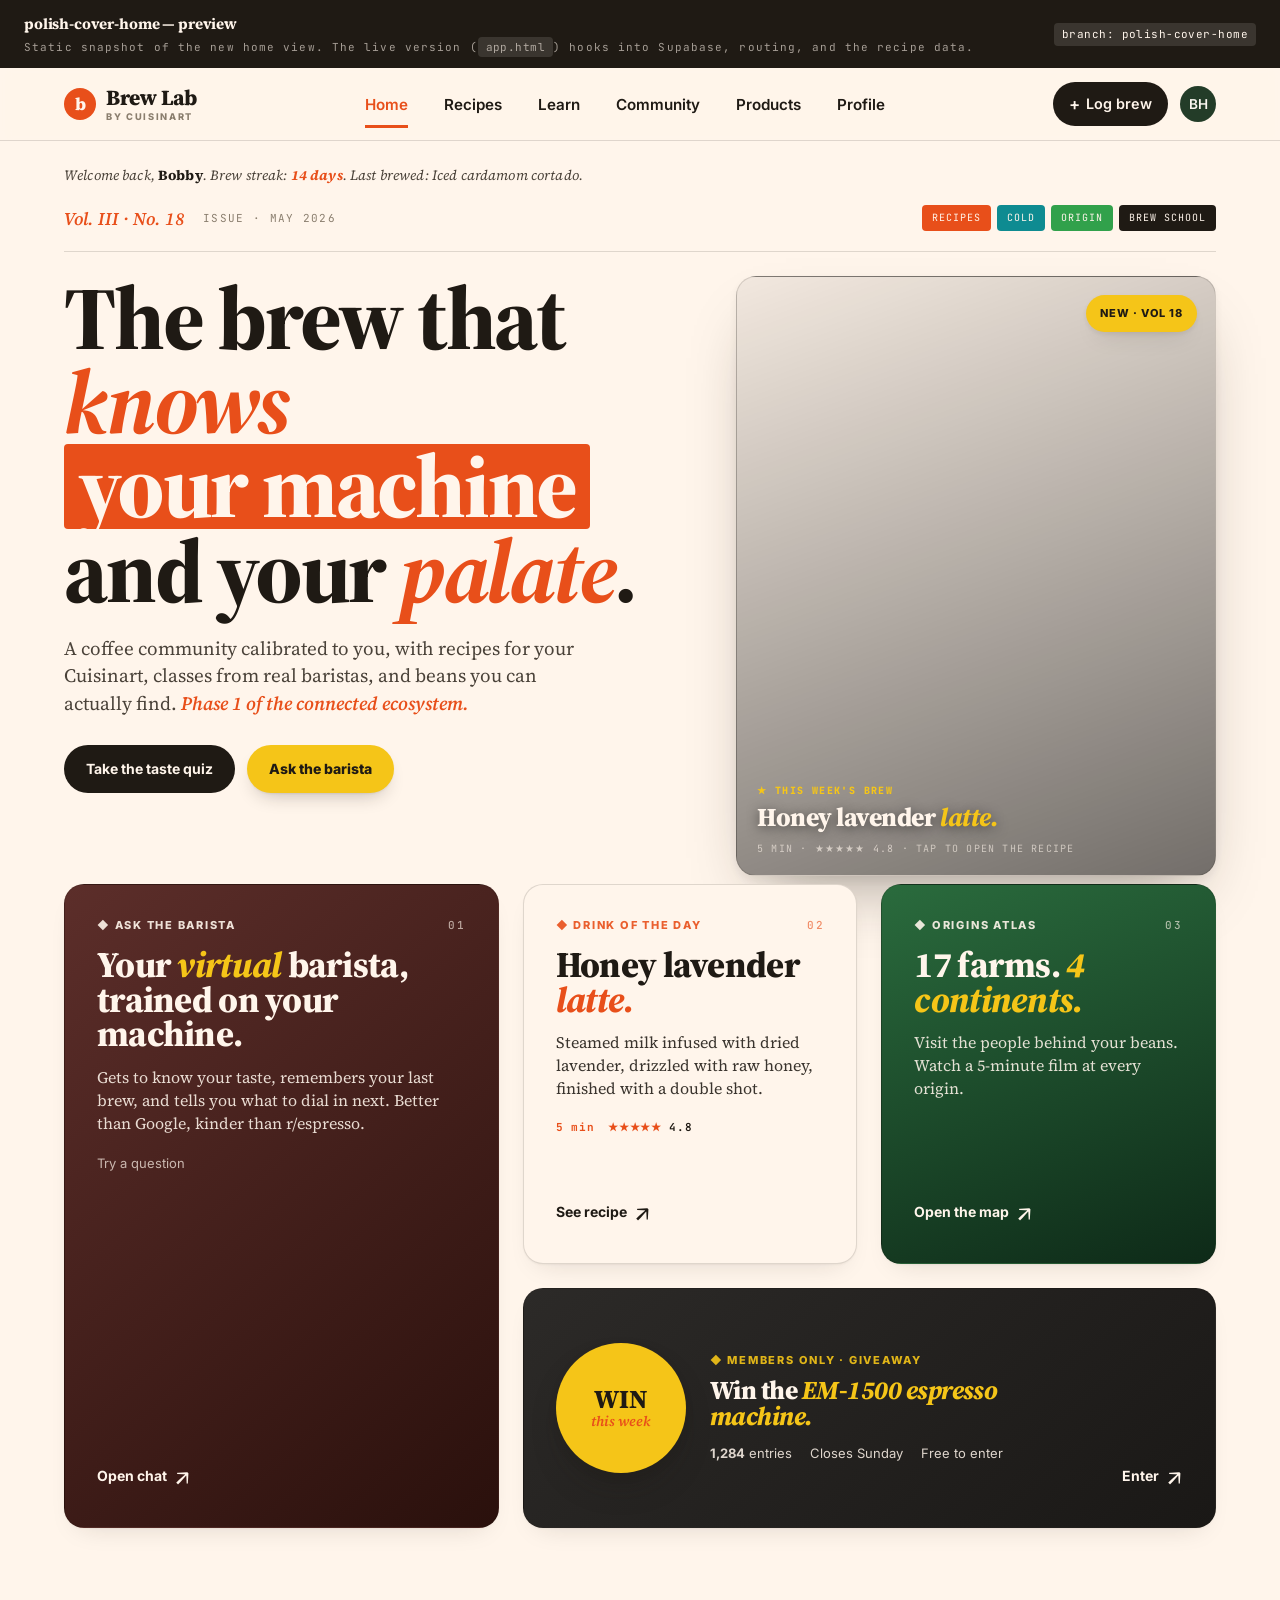
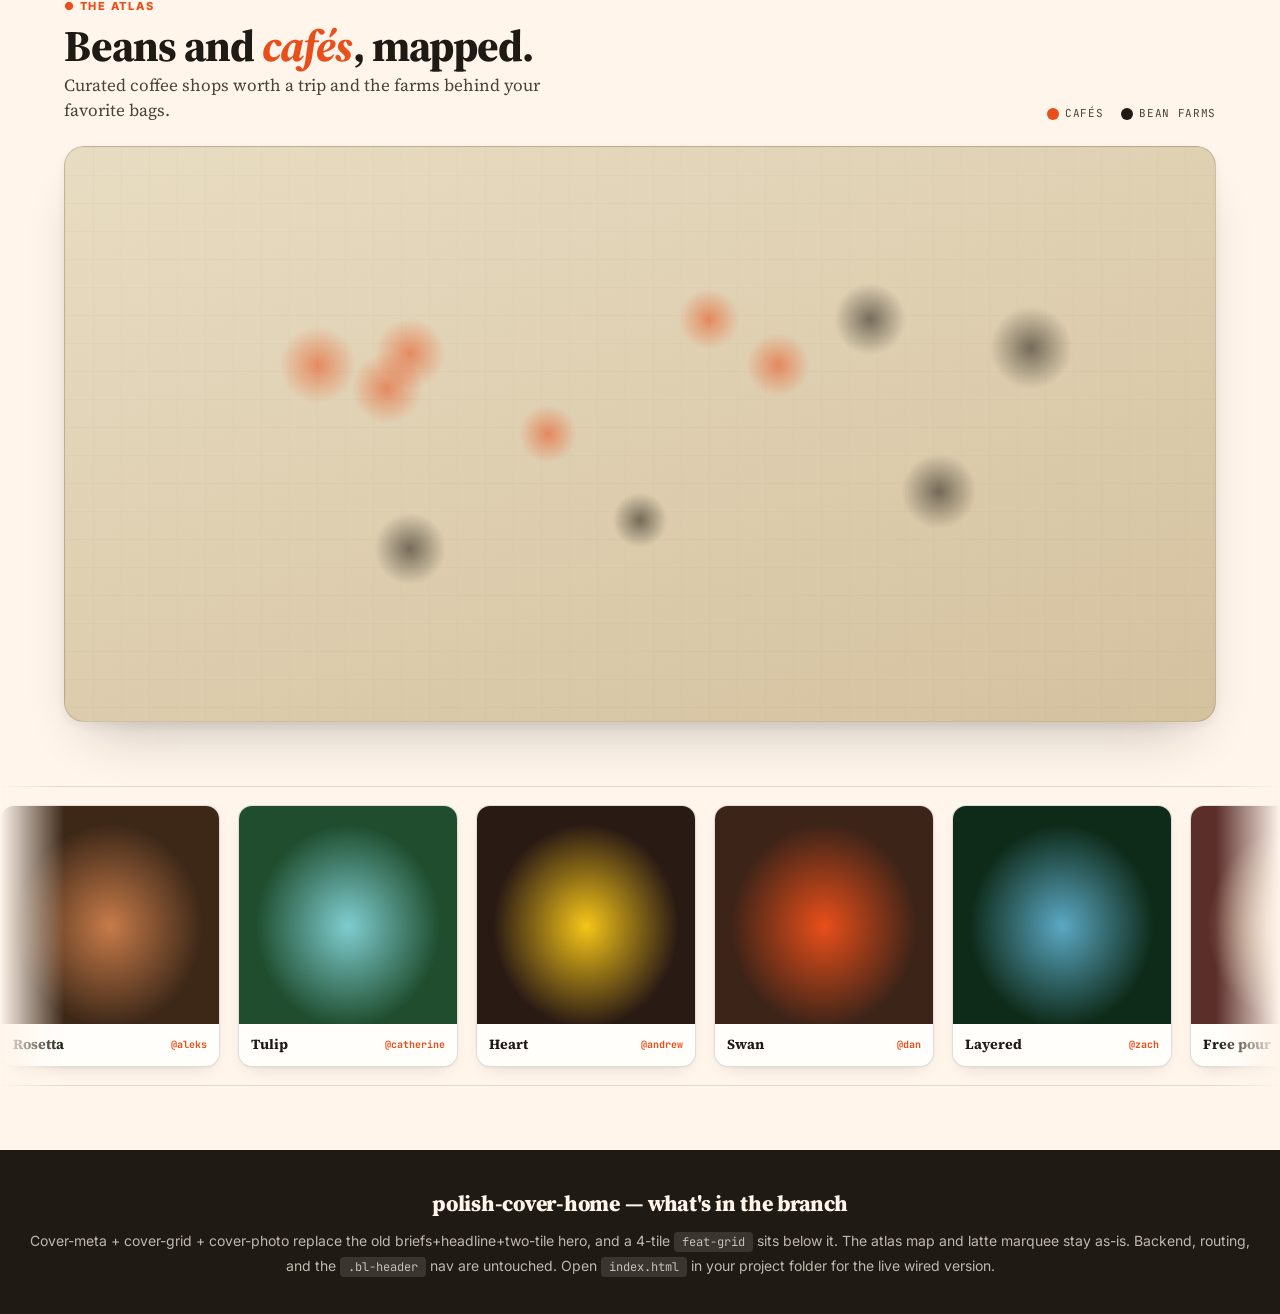
<file: branch-preview.html>
<!doctype html>
<html lang="en">
<head>
<meta charset="utf-8">
<meta name="viewport" content="width=device-width,initial-scale=1">
<title>Brew Lab — polish-cover-home branch preview</title>
<link rel="preconnect" href="https://fonts.googleapis.com">
<link rel="preconnect" href="https://fonts.gstatic.com" crossorigin>
<link rel="stylesheet" href="https://fonts.googleapis.com/css2?family=Source+Serif+4:ital,opsz,wght@0,8..60,400;0,8..60,600;0,8..60,700;0,8..60,800&family=Inter:wght@400;500;600;700;800&family=JetBrains+Mono:wght@400;500;600&display=swap">
<style>
  :root {
    --cream: #FFF5EB;
    --cream-warm: #FBE9D0;
    --paper: #FFFEFB;
    --linen: #F4DDB4;
    --ink: #1F1A14;
    --ink-soft: #4A4239;
    --ink-faint: #8A7E6E;
    --hairline: rgba(31, 26, 20, 0.14);
    --tomato: #E84F1A;
    --tomato-dark: #C73E0F;
    --marigold: #F5C518;
    --leaf: #31A14B;
    --teal: #0E8B91;
    --canopy: #2A6B3D;
    --jungle-dark: #0E2A18;
    --green-deep: #233C28;
    --font-display: 'Source Serif 4', Georgia, serif;
    --font-body: 'Inter', system-ui, -apple-system, sans-serif;
    --font-mono: 'JetBrains Mono', ui-monospace, Menlo, monospace;
    --ease: cubic-bezier(0.2, 0.8, 0.2, 1);
  }
  *, *::before, *::after { box-sizing: border-box; }
  * { margin: 0; padding: 0; }
  body {
    font-family: var(--font-body);
    background: var(--cream);
    color: var(--ink);
    line-height: 1.55;
    -webkit-font-smoothing: antialiased;
    text-rendering: optimizeLegibility;
  }
  img, svg { display: block; max-width: 100%; }
  a { color: inherit; text-decoration: none; cursor: pointer; }
  button { font: inherit; color: inherit; cursor: pointer; border: none; background: none; }

  /* ============ Banner explaining this preview ============ */
  .preview-bar {
    background: var(--ink);
    color: var(--cream);
    padding: 12px 24px;
    display: flex;
    justify-content: space-between;
    align-items: center;
    flex-wrap: wrap;
    gap: 12px;
    font-size: 13px;
  }
  .preview-bar strong { font-family: var(--font-display); font-weight: 700; font-size: 15px; letter-spacing: -0.01em; }
  .preview-bar code { font-family: var(--font-mono); font-size: 11px; background: rgba(255,245,235,0.12); padding: 3px 8px; border-radius: 4px; letter-spacing: 0.04em; }
  .preview-bar .right { display: flex; gap: 14px; align-items: center; flex-wrap: wrap; }

  /* ============ Top header (.bl-header) ============ */
  .bl-header {
    position: sticky; top: 0; z-index: 100;
    background: rgba(255, 245, 235, 0.92);
    border-bottom: 1px solid var(--hairline);
    backdrop-filter: saturate(140%) blur(6px);
    -webkit-backdrop-filter: saturate(140%) blur(6px);
  }
  .bl-header-inner {
    max-width: 1200px; margin: 0 auto;
    padding: 14px 24px;
    display: grid;
    grid-template-columns: auto 1fr auto;
    align-items: center;
    gap: 24px;
  }
  .bl-brand { display: inline-flex; align-items: center; gap: 10px; }
  .bl-brand-mark {
    width: 32px; height: 32px;
    border-radius: 50%;
    background: var(--tomato);
    color: var(--cream);
    display: inline-flex; align-items: center; justify-content: center;
    font-family: var(--font-display);
    font-weight: 800;
    font-size: 1.1rem;
  }
  .bl-brand-text { display: inline-flex; flex-direction: column; line-height: 1; }
  .bl-brand-name {
    font-family: var(--font-display);
    font-weight: 800;
    font-size: 1.35rem;
    letter-spacing: -0.018em;
  }
  .bl-brand-tag {
    font-family: var(--font-body);
    font-weight: 800;
    font-size: 0.58rem;
    letter-spacing: 0.18em;
    text-transform: uppercase;
    color: var(--ink-faint);
    margin-top: 4px;
  }
  .bl-nav { display: flex; align-items: center; justify-content: center; gap: 4px; }
  .bl-nav-link {
    position: relative;
    padding: 10px 16px;
    font-size: 0.95rem;
    font-weight: 600;
    transition: color 0.15s var(--ease);
  }
  .bl-nav-link::after {
    content: '';
    position: absolute;
    left: 16px; right: 16px; bottom: -2px;
    height: 3px;
    background: var(--tomato);
    transform: scaleX(0);
    transition: transform 0.18s var(--ease);
  }
  .bl-nav-link:hover { color: var(--tomato); }
  .bl-nav-link.active { color: var(--tomato); }
  .bl-nav-link.active::after { transform: scaleX(1); }
  @media (max-width: 720px) { .bl-nav { display: none; } }
  .bl-header-actions { display: inline-flex; align-items: center; gap: 12px; justify-self: end; }
  .bl-log-brew {
    display: inline-flex; align-items: center; gap: 6px;
    background: var(--ink); color: var(--cream);
    padding: 9px 16px; border-radius: 999px;
    font-weight: 600; font-size: 0.9rem;
    transition: background 0.18s, transform 0.15s, box-shadow 0.18s;
  }
  .bl-log-brew:hover { background: #2A1F14; transform: translateY(-1px); box-shadow: 0 4px 12px rgba(31, 26, 20, 0.2); }
  .bl-avatar {
    display: inline-flex; align-items: center; justify-content: center;
    width: 36px; height: 36px;
    border-radius: 50%;
    background: var(--green-deep); color: #FAF6F0;
    font-weight: 600; font-size: 0.85rem;
  }

  .container { max-width: 1200px; margin: 0 auto; padding: 0 24px; }

  /* ============ Personal hello ============ */
  .hello {
    font-family: var(--font-display);
    font-style: italic;
    font-size: 14px;
    color: var(--ink-soft);
    margin: 24px 0 18px;
    letter-spacing: 0.01em;
  }
  .hello strong { color: var(--ink); font-style: normal; font-weight: 700; }
  .hello em { font-style: italic; }
  .hello .tomato { color: var(--tomato); font-weight: 700; }

  /* ============ Cover hero ============ */
  .cover-meta {
    display: flex;
    justify-content: space-between;
    align-items: flex-start;
    margin-bottom: 24px;
    padding-bottom: 18px;
    border-bottom: 1px solid var(--hairline);
    flex-wrap: wrap;
    gap: 14px;
  }
  .cover-meta .left { display: flex; gap: 18px; align-items: center; flex-wrap: wrap; }
  .cover-meta .vol {
    font-family: var(--font-display);
    font-style: italic;
    font-weight: 600;
    font-size: 18px;
    color: var(--tomato);
  }
  .cover-meta .date {
    font-family: var(--font-mono);
    font-size: 11px;
    letter-spacing: 0.12em;
    text-transform: uppercase;
    color: var(--ink-faint);
  }
  .cover-meta .chip-bar { display: flex; gap: 6px; flex-wrap: wrap; }
  .cover-meta .chip {
    background: var(--ink); color: var(--cream);
    padding: 5px 10px; border-radius: 4px;
    font-family: var(--font-mono);
    font-size: 10px; letter-spacing: 0.1em;
    text-transform: uppercase;
    transition: transform 0.15s, opacity 0.15s;
  }
  .cover-meta .chip:hover { transform: translateY(-1px); opacity: 0.92; }
  .cover-meta .chip.tomato { background: var(--tomato); }
  .cover-meta .chip.teal   { background: var(--teal); }
  .cover-meta .chip.leaf   { background: var(--leaf); }

  .cover-grid {
    display: grid;
    grid-template-columns: 1.3fr 1fr;
    gap: 48px;
    align-items: start;
  }
  @media (max-width: 900px) { .cover-grid { grid-template-columns: 1fr; } }
  .cover-grid h1 {
    font-family: var(--font-display);
    font-weight: 800;
    font-size: clamp(48px, 7vw, 96px);
    line-height: 0.94;
    letter-spacing: -0.025em;
    margin-bottom: 22px;
  }
  .cover-grid h1 em { font-style: italic; color: var(--tomato); font-weight: 700; }
  .cover-grid h1 .tomato-block {
    background: var(--tomato);
    color: var(--cream);
    padding: 0 14px;
    display: inline-block;
    border-radius: 4px;
  }
  .cover-grid .lede {
    font-family: var(--font-display);
    font-size: 19px;
    line-height: 1.45;
    color: var(--ink-soft);
    max-width: 540px;
    margin-bottom: 28px;
  }
  .cover-grid .lede em { font-style: italic; color: var(--tomato); font-weight: 600; }
  .cover-ctas { display: flex; gap: 12px; flex-wrap: wrap; margin-bottom: 32px; }

  .btn {
    display: inline-flex; align-items: center; gap: 8px;
    padding: 13px 22px;
    border-radius: 999px;
    font-weight: 700; font-size: 14px;
    transition: transform 0.18s var(--ease), box-shadow 0.2s, background 0.2s;
  }
  .btn-primary { background: var(--ink); color: var(--cream); }
  .btn-primary:hover { transform: translateY(-2px); box-shadow: 0 14px 28px -12px rgba(31,26,20,0.40); }
  .btn-sticker {
    background: var(--marigold); color: var(--ink);
    font-weight: 800;
    box-shadow: 0 1px 2px rgba(31,26,20,0.06), 0 10px 20px -10px rgba(31,26,20,0.32);
  }
  .btn-sticker:hover { transform: translateY(-2px); box-shadow: 0 2px 4px rgba(31,26,20,0.08), 0 18px 32px -14px rgba(31,26,20,0.42); }

  .cover-photo {
    position: relative;
    aspect-ratio: 4/5;
    border-radius: 20px;
    overflow: hidden;
    border: 1px solid var(--hairline);
    box-shadow: 0 4px 8px rgba(31,26,20,0.06), 0 32px 64px -28px rgba(31,26,20,0.42);
    background:
      linear-gradient(160deg, rgba(0,0,0,0.05), rgba(0,0,0,0.55)),
      url('https://images.unsplash.com/photo-1497515114629-f71d768fd07c?w=1000&q=90');
    background-size: cover;
    background-position: center;
    display: block;
  }
  .cover-ribbon {
    position: absolute; top: 18px; right: 18px;
    background: var(--marigold); color: var(--ink);
    padding: 10px 14px; border-radius: 999px;
    font-weight: 800; font-size: 11px;
    letter-spacing: 0.08em; text-transform: uppercase;
    box-shadow: 0 2px 4px rgba(31,26,20,0.08), 0 12px 24px -14px rgba(31,26,20,0.25);
  }
  .cover-caption {
    position: absolute; left: 20px; right: 20px; bottom: 18px;
    color: var(--cream);
  }
  .cover-caption .tag {
    font-family: var(--font-mono);
    font-size: 10px; letter-spacing: 0.14em;
    text-transform: uppercase;
    font-weight: 800;
    color: var(--marigold);
    margin-bottom: 6px;
  }
  .cover-caption .name {
    font-family: var(--font-display);
    font-weight: 800;
    font-size: 26px;
    line-height: 1.05;
    letter-spacing: -0.018em;
    text-shadow: 0 2px 12px rgba(0,0,0,0.5);
  }
  .cover-caption .name em { font-style: italic; color: var(--marigold); }
  .cover-caption .meta {
    font-family: var(--font-mono);
    font-size: 10px;
    letter-spacing: 0.12em;
    text-transform: uppercase;
    color: rgba(255,245,235,0.62);
    margin-top: 10px;
  }

  /* ============ Feat-grid ============ */
  .feat-section { padding: 8px 0 32px; }
  .feat-grid {
    display: grid;
    grid-template-columns: 1.3fr 1fr 1fr;
    gap: 24px;
  }
  @media (max-width: 900px) { .feat-grid { grid-template-columns: 1fr; } }

  .tile {
    position: relative;
    border-radius: 20px;
    padding: 32px;
    border: 1px solid var(--hairline);
    box-shadow: 0 1px 2px rgba(31,26,20,0.04), 0 12px 28px -16px rgba(31,26,20,0.18);
    overflow: hidden;
    transition: transform 0.25s var(--ease), box-shadow 0.25s var(--ease);
    min-height: 380px;
    display: flex; flex-direction: column;
    color: var(--cream);
  }
  .tile:hover { transform: translateY(-3px); box-shadow: 0 2px 4px rgba(31,26,20,0.05), 0 24px 44px -20px rgba(31,26,20,0.28); }
  .tile.barista { background: linear-gradient(140deg, #5C2E2A 0%, #2A100C 100%); grid-row: span 2; }
  .tile.dotd { background: var(--cream); color: var(--ink); }
  .tile.atlas { background: linear-gradient(160deg, var(--canopy) 0%, var(--jungle-dark) 100%); }
  .tile.give { background: linear-gradient(140deg, #2C2A28 0%, #1A1816 100%); grid-column: span 2; min-height: 240px; }
  .tile .tag {
    font-weight: 800; font-size: 11px;
    letter-spacing: 0.16em; text-transform: uppercase;
    opacity: 0.9;
    margin-bottom: 14px;
    display: flex; justify-content: space-between;
  }
  .tile .tag .num { font-family: var(--font-mono); font-weight: 500; opacity: 0.7; }
  .tile h3 {
    font-family: var(--font-display);
    font-weight: 800; font-size: 36px;
    line-height: 0.96; letter-spacing: -0.02em;
    margin-bottom: 14px;
  }
  .tile h3 em { font-style: italic; color: var(--marigold); }
  .tile.dotd h3 em { color: var(--tomato); }
  .tile p {
    font-family: var(--font-display);
    font-size: 16px; line-height: 1.45;
    opacity: 0.88;
    margin-bottom: 18px;
  }
  .tile .arrow-cta {
    margin-top: auto;
    font-weight: 700; font-size: 14px;
    display: inline-flex; align-items: center; gap: 8px;
  }
  .tile .arrow-cta .ar {
    font-family: var(--font-display);
    font-style: italic; font-weight: 700;
    font-size: 24px;
    transition: transform 0.25s;
  }
  .tile:hover .arrow-cta .ar { transform: translateX(6px); }
  .tile .dotd-meta {
    display: flex; gap: 14px;
    font-family: var(--font-mono);
    font-size: 11px;
    color: var(--ink);
    font-weight: 600; letter-spacing: 0.06em;
    margin-bottom: 14px;
    flex-wrap: wrap;
  }
  .tile .dotd-meta strong { color: var(--tomato); }

  .give-grid { display: grid; grid-template-columns: auto 1fr auto; gap: 24px; align-items: center; flex: 1; }
  @media (max-width: 700px) { .give-grid { grid-template-columns: 1fr; } }
  .give-sticker {
    width: 130px; height: 130px;
    border-radius: 50%;
    background: var(--marigold); color: var(--ink);
    display: flex; flex-direction: column; align-items: center; justify-content: center;
    font-family: var(--font-display);
    font-weight: 800; font-size: 26px; line-height: 0.9;
    box-shadow: 0 4px 8px rgba(31,26,20,0.10), 0 18px 36px -14px rgba(31,26,20,0.40);
  }
  .give-sticker em { font-style: italic; font-size: 14px; font-weight: 600; margin-top: 4px; color: var(--tomato); }
  .give-info h3 { font-size: 26px; line-height: 1; }
  .give-info .meta { display: flex; gap: 18px; font-size: 13px; flex-wrap: wrap; margin-top: 8px; opacity: 0.85; }
  .give-info .meta strong { color: var(--cream); font-weight: 700; opacity: 1; }

  /* ============ Atlas placeholder ============ */
  .atlas-section { padding: 32px 0; }
  .atlas-head {
    display: flex; justify-content: space-between; align-items: flex-end;
    flex-wrap: wrap; gap: 16px;
    margin-bottom: 24px;
  }
  .eyebrow {
    font-family: var(--font-body);
    font-weight: 800;
    font-size: 11px;
    letter-spacing: 0.16em;
    text-transform: uppercase;
    color: var(--tomato);
  }
  .h2 {
    font-family: var(--font-display);
    font-weight: 800;
    font-size: clamp(28px, 4vw, 44px);
    line-height: 0.96;
    letter-spacing: -0.022em;
    margin-top: 8px;
  }
  .h2 em { font-style: italic; color: var(--tomato); }
  .lead {
    font-family: var(--font-display);
    font-size: 17px;
    color: var(--ink-soft);
    line-height: 1.45;
    max-width: 520px;
    margin-top: 6px;
  }
  .atlas-legend { display: flex; gap: 18px; font-family: var(--font-mono); font-size: 11px; letter-spacing: 0.06em; text-transform: uppercase; color: var(--ink-soft); }
  .atlas-legend span { display: flex; align-items: center; gap: 6px; }
  .legend-dot { width: 12px; height: 12px; border-radius: 50%; }
  .legend-dot.cafe { background: var(--tomato); }
  .legend-dot.farm { background: var(--ink); }
  .map {
    aspect-ratio: 16/8;
    width: 100%;
    border-radius: 20px;
    overflow: hidden;
    border: 1px solid var(--hairline);
    box-shadow: 0 4px 8px rgba(31,26,20,0.06), 0 28px 56px -28px rgba(31,26,20,0.32);
    background:
      radial-gradient(circle at 22% 38%, rgba(232,79,26,0.55) 0%, transparent 4%),
      radial-gradient(circle at 28% 42%, rgba(232,79,26,0.55) 0%, transparent 4%),
      radial-gradient(circle at 30% 36%, rgba(232,79,26,0.55) 0%, transparent 4%),
      radial-gradient(circle at 42% 50%, rgba(232,79,26,0.55) 0%, transparent 4%),
      radial-gradient(circle at 56% 30%, rgba(232,79,26,0.55) 0%, transparent 4%),
      radial-gradient(circle at 62% 38%, rgba(232,79,26,0.55) 0%, transparent 4%),
      radial-gradient(circle at 70% 30%, rgba(31,26,20,0.55) 0%, transparent 4%),
      radial-gradient(circle at 76% 60%, rgba(31,26,20,0.55) 0%, transparent 4%),
      radial-gradient(circle at 30% 70%, rgba(31,26,20,0.55) 0%, transparent 4%),
      radial-gradient(circle at 50% 65%, rgba(31,26,20,0.55) 0%, transparent 4%),
      radial-gradient(circle at 84% 35%, rgba(31,26,20,0.55) 0%, transparent 4%),
      linear-gradient(160deg, #E8DCC2 0%, #D4C19E 100%);
    position: relative;
  }
  .map::after {
    content: '';
    position: absolute; inset: 0;
    background:
      linear-gradient(transparent 0px, rgba(31,26,20,0.04) 1px, transparent 1px) 0 0 / 100% 28px,
      linear-gradient(90deg, transparent 0px, rgba(31,26,20,0.04) 1px, transparent 1px) 0 0 / 28px 100%;
    pointer-events: none;
  }

  /* ============ Latte marquee placeholder ============ */
  .marquee-wrap {
    width: 100%;
    overflow: hidden;
    border-top: 1px solid var(--hairline);
    border-bottom: 1px solid var(--hairline);
    background: var(--cream);
    padding: 18px 0;
    margin-top: 32px;
    -webkit-mask-image: linear-gradient(to right, transparent 0%, black 5%, black 95%, transparent 100%);
            mask-image: linear-gradient(to right, transparent 0%, black 5%, black 95%, transparent 100%);
  }
  .marquee-track { display: flex; gap: 18px; animation: scroll 50s linear infinite; width: max-content; }
  .marquee-wrap:hover .marquee-track { animation-play-state: paused; }
  @keyframes scroll { from { transform: translateX(0); } to { transform: translateX(-50%); } }
  .latte-card {
    flex: 0 0 auto;
    width: 220px;
    background: var(--paper);
    border: 1px solid var(--hairline);
    border-radius: 14px;
    overflow: hidden;
    box-shadow: 0 1px 2px rgba(31,26,20,0.04), 0 8px 18px -10px rgba(31,26,20,0.18);
    transition: transform 0.2s, box-shadow 0.2s;
  }
  .latte-card:hover { transform: translateY(-3px); box-shadow: 0 2px 4px rgba(31,26,20,0.05), 0 18px 32px -14px rgba(31,26,20,0.28); }
  .latte-photo { aspect-ratio: 1; background-size: cover; background-position: center; }
  .latte-meta { padding: 10px 12px; display: flex; justify-content: space-between; align-items: center; }
  .latte-pattern { font-family: var(--font-display); font-weight: 700; font-size: 14px; }
  .latte-handle { font-family: var(--font-mono); font-size: 10px; color: var(--tomato); font-weight: 700; }

  /* ============ Footer note ============ */
  footer.note {
    background: var(--ink);
    color: var(--cream);
    padding: 36px 24px;
    margin-top: 64px;
    text-align: center;
  }
  footer.note strong {
    font-family: var(--font-display);
    font-weight: 800;
    font-size: 22px;
    display: block;
    margin-bottom: 8px;
    letter-spacing: -0.012em;
  }
  footer.note span { color: rgba(255,245,235,0.72); font-size: 14px; }
  footer.note code { font-family: var(--font-mono); font-size: 12px; background: rgba(255,245,235,0.12); padding: 2px 8px; border-radius: 4px; }
</style>
</head>
<body>

<div class="preview-bar">
  <div>
    <strong>polish-cover-home — preview</strong>
    <div style="font-family:var(--font-mono);font-size:11px;letter-spacing:0.1em;color:rgba(255,245,235,0.6);margin-top:4px">Static snapshot of the new home view. The live version (<code>app.html</code>) hooks into Supabase, routing, and the recipe data.</div>
  </div>
  <div class="right">
    <code>branch: polish-cover-home</code>
  </div>
</div>

<header class="bl-header">
  <div class="bl-header-inner">
    <a class="bl-brand">
      <span class="bl-brand-mark">b</span>
      <div class="bl-brand-text">
        <span class="bl-brand-name">Brew Lab</span>
        <span class="bl-brand-tag">By Cuisinart</span>
      </div>
    </a>
    <nav class="bl-nav">
      <a class="bl-nav-link active">Home</a>
      <a class="bl-nav-link">Recipes</a>
      <a class="bl-nav-link">Learn</a>
      <a class="bl-nav-link">Community</a>
      <a class="bl-nav-link">Products</a>
      <a class="bl-nav-link">Profile</a>
    </nav>
    <div class="bl-header-actions">
      <a class="bl-log-brew"><span style="font-size:1.05rem">+</span> Log brew</a>
      <a class="bl-avatar">BH</a>
    </div>
  </div>
</header>

<main>
  <section style="padding-top:0">
    <div class="container">
      <div class="hello">
        Welcome back, <strong>Bobby</strong>. Brew streak: <span class="tomato">14 days</span>. Last brewed: <em>Iced cardamom cortado</em>.
      </div>

      <div class="cover-meta">
        <div class="left">
          <span class="vol">Vol. III · No. 18</span>
          <span class="date">Issue · May 2026</span>
        </div>
        <div class="chip-bar">
          <a class="chip tomato">Recipes</a>
          <a class="chip teal">Cold</a>
          <a class="chip leaf">Origin</a>
          <a class="chip">Brew School</a>
        </div>
      </div>

      <div class="cover-grid">
        <div>
          <h1>
            The brew that <em>knows</em><br>
            <span class="tomato-block">your machine</span><br>
            and your <em>palate</em>.
          </h1>
          <p class="lede">A coffee community calibrated to you, with recipes for your Cuisinart, classes from real baristas, and beans you can actually find. <em>Phase 1 of the connected ecosystem.</em></p>
          <div class="cover-ctas">
            <a class="btn btn-primary">Take the taste quiz</a>
            <a class="btn btn-sticker">Ask the barista</a>
          </div>
        </div>
        <a class="cover-photo">
          <span class="cover-ribbon">New · Vol 18</span>
          <div class="cover-caption">
            <div class="tag">★ This Week's Brew</div>
            <div class="name">Honey lavender <em>latte.</em></div>
            <div class="meta">5 min · ★★★★★ 4.8 · Tap to open the recipe</div>
          </div>
        </a>
      </div>
    </div>
  </section>

  <section class="feat-section">
    <div class="container">
      <div class="feat-grid">
        <a class="tile barista">
          <div class="tag"><span>◆ Ask the Barista</span><span class="num">01</span></div>
          <h3>Your <em>virtual</em> barista, trained on your machine.</h3>
          <p>Gets to know your taste, remembers your last brew, and tells you what to dial in next. Better than Google, kinder than r/espresso.</p>
          <div style="font-size:13px;opacity:0.7;margin-bottom:14px">Try a question</div>
          <div class="arrow-cta">Open chat <span class="ar">↗</span></div>
        </a>
        <a class="tile dotd">
          <div class="tag" style="color:var(--tomato)"><span>◆ Drink of the day</span><span class="num">02</span></div>
          <h3>Honey lavender <em>latte.</em></h3>
          <p>Steamed milk infused with dried lavender, drizzled with raw honey, finished with a double shot.</p>
          <div class="dotd-meta">
            <span><strong>5 min</strong></span>
            <span><strong>★★★★★</strong> 4.8</span>
          </div>
          <div class="arrow-cta">See recipe <span class="ar">↗</span></div>
        </a>
        <a class="tile atlas">
          <div class="tag"><span>◆ Origins atlas</span><span class="num">03</span></div>
          <h3>17 farms. <em>4 continents.</em></h3>
          <p>Visit the people behind your beans. Watch a 5-minute film at every origin.</p>
          <div class="arrow-cta">Open the map <span class="ar">↗</span></div>
        </a>
        <a class="tile give">
          <div class="give-grid">
            <div class="give-sticker">WIN<em>this week</em></div>
            <div class="give-info">
              <div class="tag" style="color:var(--marigold);margin-bottom:8px">◆ Members only · giveaway</div>
              <h3>Win the <em>EM-1500 espresso machine.</em></h3>
              <div class="meta">
                <span><strong>1,284</strong> entries</span>
                <span>Closes Sunday</span>
                <span>Free to enter</span>
              </div>
            </div>
            <div class="arrow-cta">Enter <span class="ar">↗</span></div>
          </div>
        </a>
      </div>
    </div>
  </section>

  <section class="atlas-section">
    <div class="container">
      <div class="atlas-head">
        <div>
          <span class="eyebrow">● The Atlas</span>
          <h2 class="h2">Beans and <em>cafés</em>, mapped.</h2>
          <p class="lead">Curated coffee shops worth a trip and the farms behind your favorite bags.</p>
        </div>
        <div class="atlas-legend">
          <span><span class="legend-dot cafe"></span> Cafés</span>
          <span><span class="legend-dot farm"></span> Bean farms</span>
        </div>
      </div>
      <div class="map"></div>
    </div>
  </section>

  <div class="marquee-wrap">
    <div class="marquee-track" id="marquee"></div>
  </div>
</main>

<footer class="note">
  <strong>polish-cover-home — what's in the branch</strong>
  <span>Cover-meta + cover-grid + cover-photo replace the old briefs+headline+two-tile hero, and a 4-tile <code>feat-grid</code> sits below it. The atlas map and latte marquee stay as-is. Backend, routing, and the <code>.bl-header</code> nav are untouched. Open <code>index.html</code> in your project folder for the live wired version.</span>
</footer>

<script>
  const patterns = [
    ['Rosetta', '@aleks', '#3D2818', '#C77B49'],
    ['Tulip', '@catherine', '#1F4D2E', '#7FCDD0'],
    ['Heart', '@andrew', '#2A1A14', '#F5C518'],
    ['Swan', '@dan', '#3D2418', '#E84F1A'],
    ['Layered', '@zach', '#0E2A18', '#5BA8C4'],
    ['Free pour', '@maya', '#5C2E2A', '#F4DDB4'],
    ['Etched', '@jules', '#1A0D06', '#F5C518'],
    ['Phoenix', '@noah', '#2A6B3D', '#C77B49']
  ];
  const track = document.getElementById('marquee');
  function buildCard(p) {
    const [name, handle, bg1, bg2] = p;
    const card = document.createElement('div');
    card.className = 'latte-card';
    card.innerHTML =
      '<div class="latte-photo" style="background:radial-gradient(ellipse at 50% 55%, ' + bg2 + ' 0%, ' + bg1 + ' 60%)"></div>' +
      '<div class="latte-meta"><div class="latte-pattern">' + name + '</div><div class="latte-handle">' + handle + '</div></div>';
    return card;
  }
  [...patterns, ...patterns].forEach(p => track.appendChild(buildCard(p)));
</script>

</body>
</html>
</file>
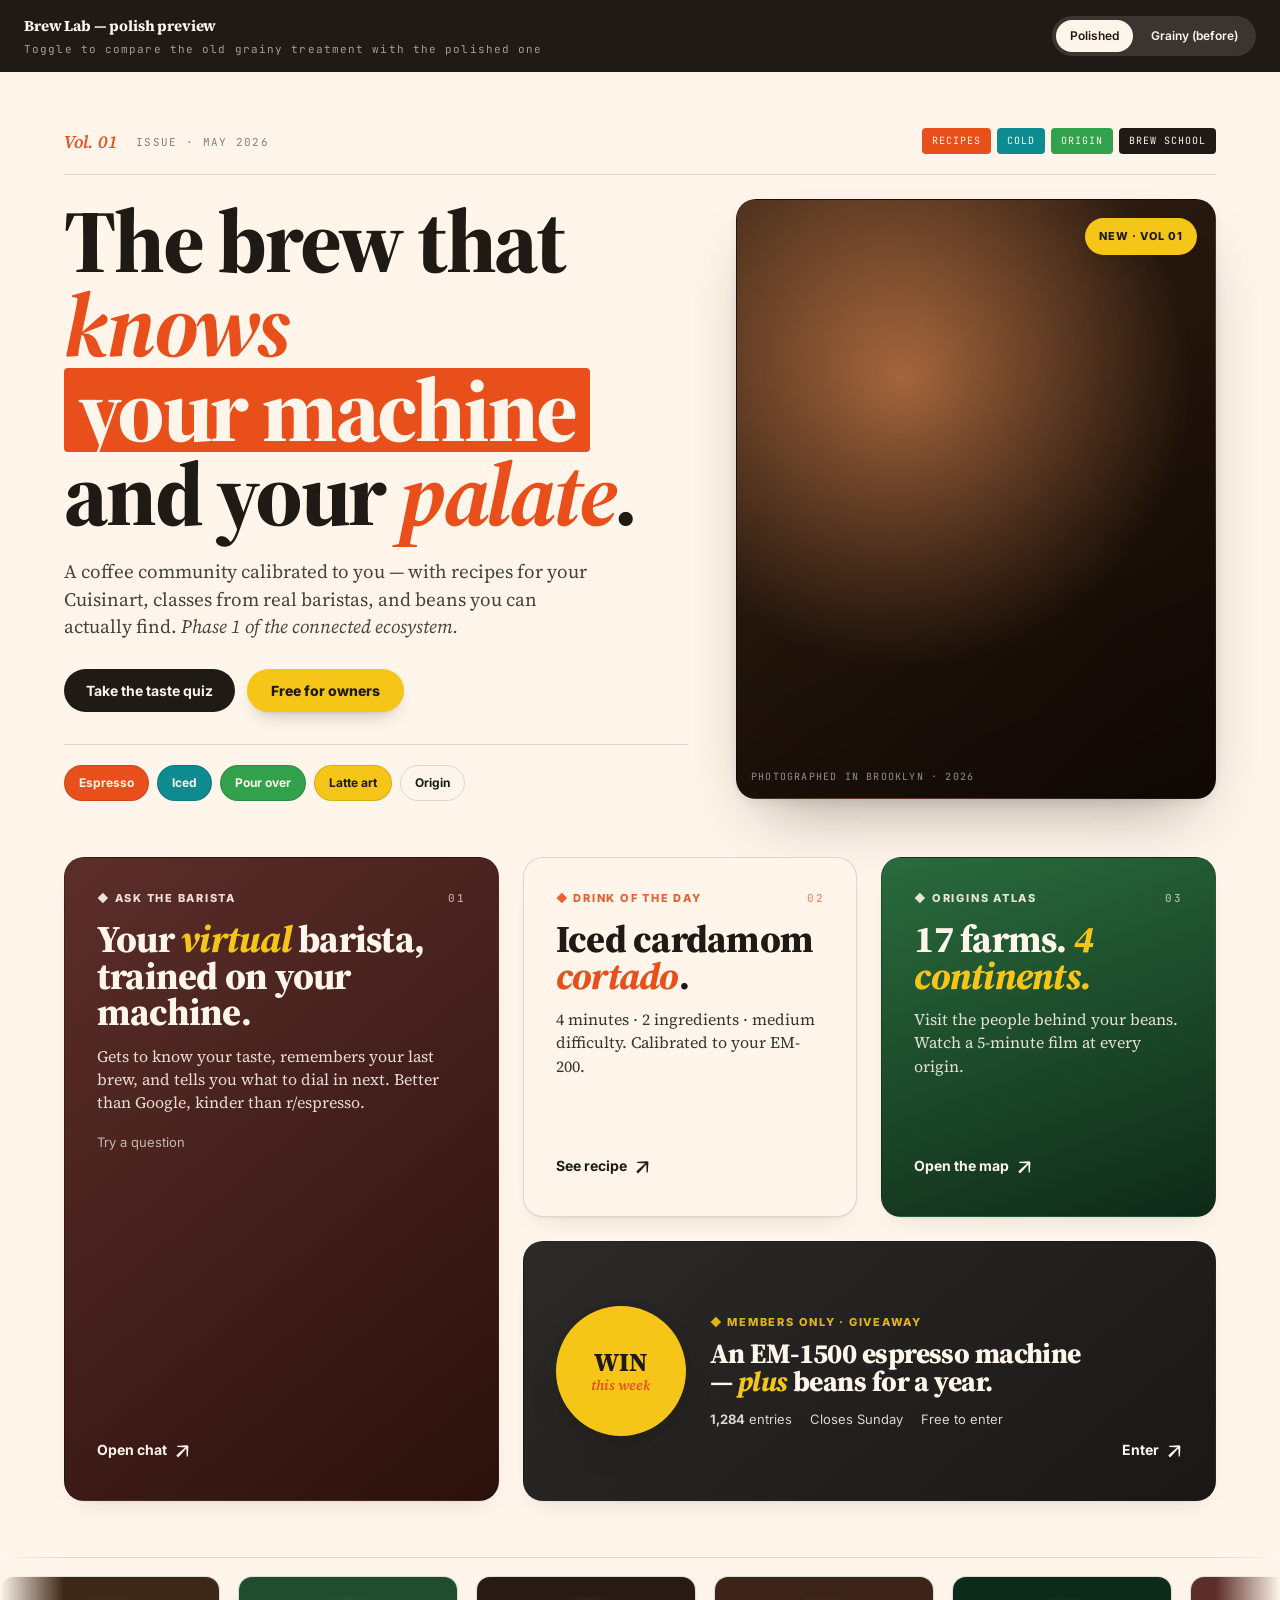
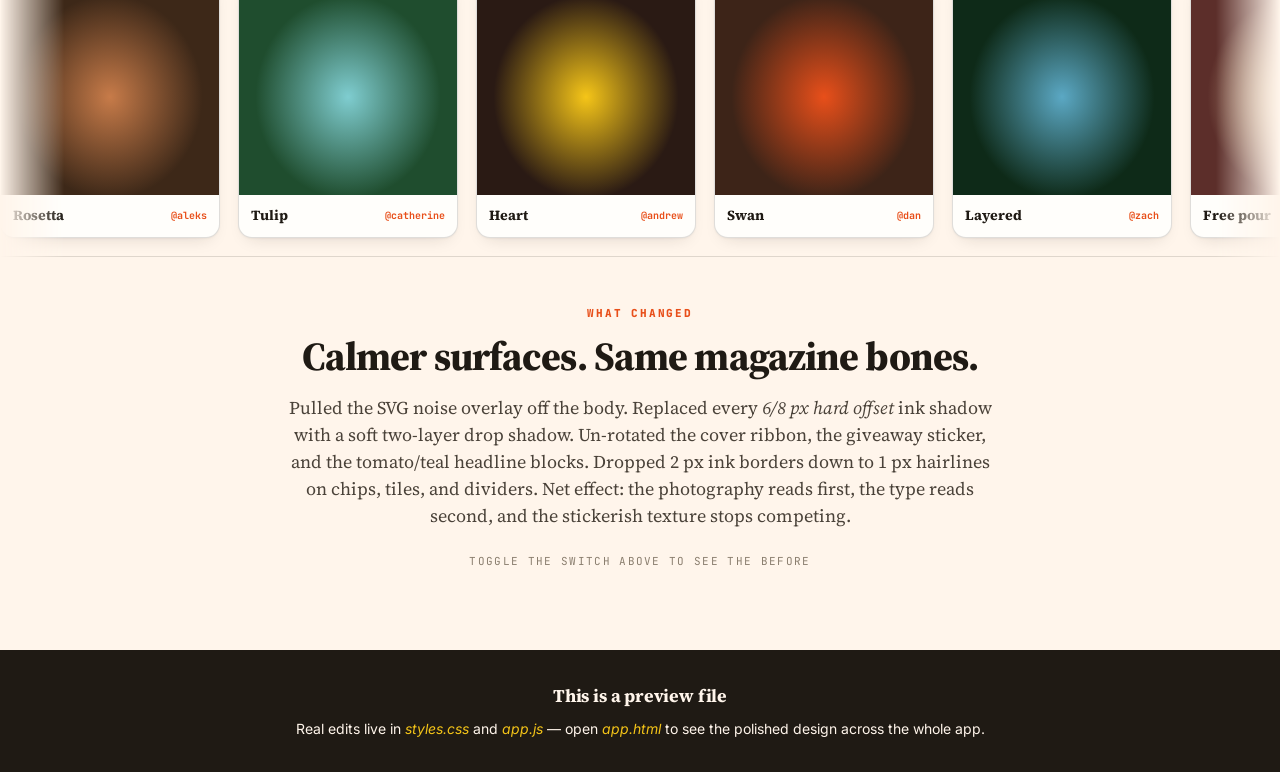
<file: polish-preview.html>
<!doctype html>
<html lang="en">
<head>
<meta charset="utf-8">
<meta name="viewport" content="width=device-width,initial-scale=1">
<title>Brew Lab — Polish preview</title>
<link rel="preconnect" href="https://fonts.googleapis.com">
<link rel="preconnect" href="https://fonts.gstatic.com" crossorigin>
<link rel="stylesheet" href="https://fonts.googleapis.com/css2?family=Source+Serif+4:ital,opsz,wght@0,8..60,400;0,8..60,600;0,8..60,700;0,8..60,800&family=Inter:wght@400;500;600;700;800&family=JetBrains+Mono:wght@400;500;600&display=swap">
<style>
  :root {
    --cream: #FFF5EB;
    --cream-warm: #FBE9D0;
    --paper: #FFFEFB;
    --linen: #F4DDB4;
    --ink: #1F1A14;
    --ink-soft: #4A4239;
    --ink-faint: #8A7E6E;
    --hairline: rgba(31, 26, 20, 0.14);
    --tomato: #E84F1A;
    --marigold: #F5C518;
    --leaf: #31A14B;
    --teal: #0E8B91;
    --canopy: #2A6B3D;
    --jungle-dark: #0E2A18;
    --font-display: 'Source Serif 4', Georgia, serif;
    --font-body: 'Inter', system-ui, -apple-system, sans-serif;
    --font-mono: 'JetBrains Mono', ui-monospace, Menlo, monospace;
    --ease: cubic-bezier(0.2, 0.8, 0.2, 1);
  }
  *, *::before, *::after { box-sizing: border-box; }
  * { margin: 0; padding: 0; }
  body {
    font-family: var(--font-body);
    background: var(--cream);
    color: var(--ink);
    line-height: 1.55;
    -webkit-font-smoothing: antialiased;
    text-rendering: optimizeLegibility;
  }
  img, svg { display: block; max-width: 100%; }
  a { color: inherit; text-decoration: none; }

  /* ============ Top toggle banner — explains the demo ============ */
  .demo-bar {
    background: var(--ink);
    color: var(--cream);
    padding: 14px 24px;
    display: flex;
    justify-content: space-between;
    align-items: center;
    flex-wrap: wrap;
    gap: 12px;
    font-size: 13px;
  }
  .demo-bar strong { font-family: var(--font-display); font-weight: 700; font-size: 15px; letter-spacing: -0.01em; }
  .demo-toggle {
    display: inline-flex;
    background: rgba(255, 245, 235, 0.12);
    border-radius: 999px;
    padding: 4px;
    gap: 4px;
    font-size: 12px;
    font-weight: 600;
    letter-spacing: 0.04em;
  }
  .demo-toggle button {
    border: none;
    background: transparent;
    color: var(--cream);
    padding: 7px 14px;
    border-radius: 999px;
    cursor: pointer;
    font: inherit;
    transition: background 0.15s, color 0.15s;
  }
  .demo-toggle button.on { background: var(--cream); color: var(--ink); }

  .container { max-width: 1200px; margin: 0 auto; padding: 0 24px; }
  section { padding: 56px 0; }

  /* ============ Cover — hero ============ */
  .cover-meta {
    display: flex;
    justify-content: space-between;
    align-items: flex-start;
    margin-bottom: 24px;
    padding-bottom: 18px;
    border-bottom: 1px solid var(--hairline);
    flex-wrap: wrap;
    gap: 14px;
  }
  body.grainy .cover-meta { border-bottom: 2px solid var(--ink); }
  .cover-meta .left { display: flex; gap: 18px; align-items: center; }
  .cover-meta .vol {
    font-family: var(--font-display);
    font-style: italic;
    font-weight: 600;
    font-size: 18px;
    color: var(--tomato);
  }
  .cover-meta .date {
    font-family: var(--font-mono);
    font-size: 11px;
    letter-spacing: 0.12em;
    text-transform: uppercase;
    color: var(--ink-faint);
  }
  .cover-meta .chip-bar { display: flex; gap: 6px; flex-wrap: wrap; }
  .cover-meta .chip {
    background: var(--ink);
    color: var(--cream);
    padding: 5px 10px;
    border-radius: 4px;
    font-family: var(--font-mono);
    font-size: 10px;
    letter-spacing: 0.1em;
    text-transform: uppercase;
  }
  .cover-meta .chip.tomato { background: var(--tomato); }
  .cover-meta .chip.teal   { background: var(--teal); }
  .cover-meta .chip.leaf   { background: var(--leaf); }

  .cover-grid {
    display: grid;
    grid-template-columns: 1.3fr 1fr;
    gap: 48px;
    align-items: start;
  }
  @media (max-width: 900px) { .cover-grid { grid-template-columns: 1fr; } }

  .cover-grid h1 {
    font-family: var(--font-display);
    font-weight: 800;
    font-size: clamp(48px, 7vw, 96px);
    line-height: 0.94;
    letter-spacing: -0.025em;
    color: var(--ink);
    margin-bottom: 22px;
  }
  .cover-grid h1 em { font-style: italic; color: var(--tomato); font-weight: 700; }
  .cover-grid h1 .tomato-block {
    background: var(--tomato);
    color: var(--cream);
    padding: 0 14px;
    display: inline-block;
    border-radius: 4px;
  }
  .cover-grid h1 .teal-block {
    background: var(--teal);
    color: var(--cream);
    padding: 0 14px;
    display: inline-block;
    border-radius: 4px;
  }
  body.grainy .cover-grid h1 .tomato-block { transform: rotate(-1deg); border-radius: 0; }
  body.grainy .cover-grid h1 .teal-block { transform: rotate(1deg); border-radius: 0; }

  .cover-grid .lede {
    font-family: var(--font-display);
    font-size: 19px;
    line-height: 1.45;
    color: var(--ink-soft);
    max-width: 540px;
    margin-bottom: 28px;
  }
  .cover-ctas { display: flex; gap: 12px; flex-wrap: wrap; margin-bottom: 32px; }

  .btn {
    display: inline-flex;
    align-items: center;
    gap: 8px;
    padding: 13px 22px;
    border-radius: 999px;
    font-family: var(--font-body);
    font-weight: 700;
    font-size: 14px;
    cursor: pointer;
    border: none;
    transition: transform 0.18s var(--ease), background 0.2s, box-shadow 0.2s;
  }
  .btn-primary { background: var(--ink); color: var(--cream); }
  .btn-primary:hover { transform: translateY(-2px); box-shadow: 0 14px 28px -12px rgba(31,26,20,0.40); }

  .btn-sticker {
    background: var(--marigold);
    color: var(--ink);
    border-radius: 999px;
    padding: 13px 24px;
    font-weight: 800;
    box-shadow: 0 1px 2px rgba(31,26,20,0.06), 0 10px 20px -10px rgba(31,26,20,0.32);
  }
  body.grainy .btn-sticker {
    border-radius: 6px;
    border: 2px solid var(--ink);
    box-shadow: 6px 6px 0 0 var(--ink);
  }
  .btn-sticker:hover { transform: translateY(-2px); box-shadow: 0 2px 4px rgba(31,26,20,0.08), 0 18px 32px -14px rgba(31,26,20,0.42); }
  body.grainy .btn-sticker:hover { transform: translate(-2px, -2px); box-shadow: 8px 8px 0 0 var(--ink); }

  .cat-row {
    display: flex;
    gap: 8px;
    flex-wrap: wrap;
    padding-top: 20px;
    border-top: 1px solid var(--hairline);
  }
  .cat-chip {
    display: inline-flex;
    padding: 8px 14px;
    border-radius: 999px;
    font-weight: 700;
    font-size: 12px;
    border: 1px solid var(--hairline);
    transition: all 0.2s;
    cursor: pointer;
  }
  body.grainy .cat-chip { border: 1.5px solid var(--ink); }
  .cat-chip:hover { transform: translateY(-2px); box-shadow: 0 6px 14px -6px rgba(31,26,20,0.30); }
  body.grainy .cat-chip:hover { box-shadow: 3px 3px 0 0 var(--ink); }
  .cat-chip.tomato   { background: var(--tomato); color: var(--cream); }
  .cat-chip.teal     { background: var(--teal); color: var(--cream); }
  .cat-chip.leaf     { background: var(--leaf); color: var(--cream); }
  .cat-chip.marigold { background: var(--marigold); color: var(--ink); }

  /* Cover photo */
  .cover-photo {
    position: relative;
    aspect-ratio: 4/5;
    background:
      linear-gradient(160deg, rgba(0,0,0,0.05), rgba(0,0,0,0.45)),
      radial-gradient(circle at 35% 30%, #C77B49 0%, transparent 55%),
      linear-gradient(135deg, #3D2818 0%, #1A0D06 100%);
    border-radius: 20px;
    overflow: hidden;
    border: 1px solid var(--hairline);
    box-shadow: 0 4px 8px rgba(31,26,20,0.06), 0 32px 64px -28px rgba(31,26,20,0.42);
  }
  body.grainy .cover-photo {
    border: 2px solid var(--ink);
    box-shadow: 8px 8px 0 0 var(--ink);
    border-radius: 22px;
  }
  .cover-photo .stamp {
    position: absolute;
    bottom: 14px;
    left: 14px;
    font-family: var(--font-mono);
    font-size: 10px;
    letter-spacing: 0.12em;
    color: rgba(255, 245, 235, 0.55);
    text-transform: uppercase;
  }
  .cover-ribbon {
    position: absolute;
    top: 18px;
    right: 18px;
    background: var(--marigold);
    color: var(--ink);
    padding: 10px 14px;
    border-radius: 999px;
    font-weight: 800;
    font-size: 11px;
    letter-spacing: 0.08em;
    text-transform: uppercase;
    box-shadow: 0 2px 4px rgba(31,26,20,0.08), 0 12px 24px -14px rgba(31,26,20,0.25);
  }
  body.grainy .cover-ribbon {
    right: -8px;
    border-radius: 4px;
    transform: rotate(4deg);
    border: 2px solid var(--ink);
    box-shadow: 4px 4px 0 0 var(--ink);
  }

  /* ============ Tile grid ============ */
  .feat-grid {
    display: grid;
    grid-template-columns: 1.3fr 1fr 1fr;
    gap: 24px;
  }
  @media (max-width: 900px) { .feat-grid { grid-template-columns: 1fr; } }

  .tile {
    position: relative;
    border-radius: 20px;
    padding: 32px;
    border: 1px solid var(--hairline);
    box-shadow: 0 1px 2px rgba(31,26,20,0.04), 0 12px 28px -16px rgba(31,26,20,0.18);
    overflow: hidden;
    transition: transform 0.25s var(--ease), box-shadow 0.25s var(--ease);
    min-height: 360px;
    display: flex;
    flex-direction: column;
    cursor: pointer;
    color: var(--cream);
  }
  body.grainy .tile {
    border: 2px solid var(--ink);
    box-shadow: 8px 8px 0 0 var(--ink);
    border-radius: 22px;
  }
  .tile:hover { transform: translateY(-3px); box-shadow: 0 2px 4px rgba(31,26,20,0.05), 0 24px 44px -20px rgba(31,26,20,0.28); }
  body.grainy .tile:hover { transform: translate(-3px, -3px); box-shadow: 11px 11px 0 0 var(--ink); }

  .tile.barista { background: linear-gradient(140deg, #5C2E2A 0%, #2A100C 100%); grid-row: span 2; }
  .tile.dotd { background: var(--cream); color: var(--ink); }
  .tile.atlas { background: linear-gradient(160deg, var(--canopy) 0%, var(--jungle-dark) 100%); }
  .tile.give { background: linear-gradient(140deg, #2C2A28 0%, #1A1816 100%); grid-column: span 2; min-height: 260px; }

  .tile .tag {
    font-family: var(--font-body);
    font-weight: 800;
    font-size: 11px;
    letter-spacing: 0.16em;
    text-transform: uppercase;
    opacity: 0.9;
    margin-bottom: 14px;
    display: flex;
    justify-content: space-between;
  }
  .tile .tag .num { font-family: var(--font-mono); font-weight: 500; opacity: 0.7; }
  .tile h3 {
    font-family: var(--font-display);
    font-weight: 800;
    font-size: 38px;
    line-height: 0.96;
    letter-spacing: -0.02em;
    margin-bottom: 14px;
  }
  .tile h3 em { font-style: italic; color: var(--marigold); }
  .tile.dotd h3 em { color: var(--tomato); }
  .tile p {
    font-family: var(--font-display);
    font-size: 16px;
    line-height: 1.45;
    opacity: 0.88;
    margin-bottom: 18px;
  }
  .tile .arrow-cta {
    margin-top: auto;
    font-weight: 700;
    font-size: 14px;
    display: inline-flex;
    align-items: center;
    gap: 8px;
  }
  .tile .arrow-cta .ar {
    font-family: var(--font-display);
    font-style: italic;
    font-weight: 700;
    font-size: 24px;
    transition: transform 0.25s;
  }
  .tile:hover .arrow-cta .ar { transform: translateX(6px); }

  /* Give-sticker */
  .give-grid { display: grid; grid-template-columns: auto 1fr auto; gap: 24px; align-items: center; flex: 1; }
  @media (max-width: 700px) { .give-grid { grid-template-columns: 1fr; } }
  .give-sticker {
    width: 130px;
    height: 130px;
    border-radius: 50%;
    background: var(--marigold);
    color: var(--ink);
    display: flex;
    flex-direction: column;
    align-items: center;
    justify-content: center;
    font-family: var(--font-display);
    font-weight: 800;
    font-size: 26px;
    line-height: 0.9;
    box-shadow: 0 4px 8px rgba(31,26,20,0.10), 0 18px 36px -14px rgba(31,26,20,0.40);
  }
  body.grainy .give-sticker {
    border: 3px solid var(--ink);
    transform: rotate(-8deg);
    box-shadow: 6px 6px 0 0 var(--tomato);
  }
  .give-sticker em { font-style: italic; font-size: 14px; font-weight: 600; margin-top: 4px; color: var(--tomato); }
  .give-info h3 { font-size: 28px; line-height: 1; }
  .give-info h3 em { color: var(--marigold); }
  .give-info .meta { display: flex; gap: 18px; font-size: 13px; flex-wrap: wrap; margin-top: 8px; opacity: 0.85; }

  /* ============ Latte marquee ============ */
  .marquee-wrap {
    width: 100%;
    overflow: hidden;
    border-top: 1px solid var(--hairline);
    border-bottom: 1px solid var(--hairline);
    background: var(--cream);
    padding: 18px 0;
    -webkit-mask-image: linear-gradient(to right, transparent 0%, black 5%, black 95%, transparent 100%);
            mask-image: linear-gradient(to right, transparent 0%, black 5%, black 95%, transparent 100%);
  }
  body.grainy .marquee-wrap { border-top: 2px solid var(--ink); border-bottom: 2px solid var(--ink); }
  .marquee-track { display: flex; gap: 18px; animation: scroll 50s linear infinite; width: max-content; }
  .marquee-wrap:hover .marquee-track { animation-play-state: paused; }
  @keyframes scroll { from { transform: translateX(0); } to { transform: translateX(-50%); } }
  .latte-card {
    flex: 0 0 auto;
    width: 220px;
    background: var(--paper);
    border: 1px solid var(--hairline);
    border-radius: 14px;
    overflow: hidden;
    box-shadow: 0 1px 2px rgba(31,26,20,0.04), 0 8px 18px -10px rgba(31,26,20,0.18);
    cursor: pointer;
    transition: transform 0.2s, box-shadow 0.2s;
  }
  body.grainy .latte-card {
    border: 1.5px solid var(--ink);
    border-radius: 10px;
    box-shadow: 4px 4px 0 0 var(--ink);
  }
  .latte-card:hover { transform: translateY(-3px); box-shadow: 0 2px 4px rgba(31,26,20,0.05), 0 18px 32px -14px rgba(31,26,20,0.28); }
  body.grainy .latte-card:hover { transform: translate(-2px, -2px); box-shadow: 6px 6px 0 0 var(--ink); }
  .latte-photo {
    aspect-ratio: 1;
    background-size: cover;
    background-position: center;
  }
  body.grainy .latte-photo { border-bottom: 1.5px solid var(--ink); }
  .latte-meta { padding: 10px 12px; display: flex; justify-content: space-between; align-items: center; }
  .latte-pattern { font-family: var(--font-display); font-weight: 700; font-size: 14px; }
  .latte-handle { font-family: var(--font-mono); font-size: 10px; color: var(--tomato); font-weight: 700; }

  /* ============ Note bar at bottom ============ */
  .note {
    background: var(--ink);
    color: var(--cream);
    padding: 32px 24px;
    text-align: center;
    font-size: 14px;
  }
  .note strong { font-family: var(--font-display); font-weight: 700; font-size: 18px; display: block; margin-bottom: 8px; letter-spacing: -0.01em; }
  .note em { color: var(--marigold); font-style: italic; }

  /* ============ Grainy mode — toggle adds noise overlay ============ */
  body.grainy::before {
    content: "";
    position: fixed;
    inset: 0;
    pointer-events: none;
    z-index: 50;
    background-image: url("data:image/svg+xml,%3Csvg viewBox='0 0 200 200' xmlns='http://www.w3.org/2000/svg'%3E%3Cfilter id='n'%3E%3CfeTurbulence type='fractalNoise' baseFrequency='0.85' numOctaves='2' stitchTiles='stitch'/%3E%3CfeColorMatrix values='0 0 0 0 0.12 0 0 0 0 0.10 0 0 0 0 0.08 0 0 0 0.04 0'/%3E%3C/filter%3E%3Crect width='100%25' height='100%25' filter='url(%23n)'/%3E%3C/svg%3E");
    mix-blend-mode: multiply;
    opacity: 0.5;
  }
</style>
</head>
<body class="polished">

<div class="demo-bar">
  <div>
    <strong>Brew Lab — polish preview</strong>
    <div style="font-family:var(--font-mono);font-size:11px;letter-spacing:0.1em;color:rgba(255,245,235,0.6);margin-top:4px">Toggle to compare the old grainy treatment with the polished one</div>
  </div>
  <div class="demo-toggle" id="toggle">
    <button data-mode="polished" class="on">Polished</button>
    <button data-mode="grainy">Grainy (before)</button>
  </div>
</div>

<section>
  <div class="container">
    <div class="cover-meta">
      <div class="left">
        <span class="vol">Vol. 01</span>
        <span class="date">Issue · May 2026</span>
      </div>
      <div class="chip-bar">
        <span class="chip tomato">Recipes</span>
        <span class="chip teal">Cold</span>
        <span class="chip leaf">Origin</span>
        <span class="chip">Brew School</span>
      </div>
    </div>

    <div class="cover-grid">
      <div>
        <h1>
          The brew that <em>knows</em><br>
          <span class="tomato-block">your machine</span><br>
          and your <em>palate</em>.
        </h1>
        <p class="lede">A coffee community calibrated to you — with recipes for your Cuisinart, classes from real baristas, and beans you can actually find. <em>Phase 1 of the connected ecosystem.</em></p>
        <div class="cover-ctas">
          <button class="btn btn-primary">Take the taste quiz</button>
          <button class="btn btn-sticker">Free for owners</button>
        </div>
        <div class="cat-row">
          <span class="cat-chip tomato">Espresso</span>
          <span class="cat-chip teal">Iced</span>
          <span class="cat-chip leaf">Pour over</span>
          <span class="cat-chip marigold">Latte art</span>
          <span class="cat-chip">Origin</span>
        </div>
      </div>
      <div class="cover-photo">
        <span class="cover-ribbon">New · Vol 01</span>
        <span class="stamp">Photographed in Brooklyn · 2026</span>
      </div>
    </div>
  </div>
</section>

<section style="padding-top:0">
  <div class="container">
    <div class="feat-grid">
      <a class="tile barista">
        <div class="tag"><span>◆ Ask the Barista</span><span class="num">01</span></div>
        <h3>Your <em>virtual</em> barista, trained on your machine.</h3>
        <p>Gets to know your taste, remembers your last brew, and tells you what to dial in next. Better than Google, kinder than r/espresso.</p>
        <div style="font-size:13px;opacity:0.7;margin-bottom:14px">Try a question</div>
        <div class="arrow-cta">Open chat <span class="ar">↗</span></div>
      </a>
      <a class="tile dotd">
        <div class="tag" style="color:var(--tomato)"><span>◆ Drink of the day</span><span class="num">02</span></div>
        <h3>Iced cardamom <em>cortado</em>.</h3>
        <p>4 minutes · 2 ingredients · medium difficulty. Calibrated to your EM-200.</p>
        <div class="arrow-cta">See recipe <span class="ar">↗</span></div>
      </a>
      <a class="tile atlas">
        <div class="tag"><span>◆ Origins atlas</span><span class="num">03</span></div>
        <h3>17 farms. <em>4 continents.</em></h3>
        <p>Visit the people behind your beans. Watch a 5-minute film at every origin.</p>
        <div class="arrow-cta">Open the map <span class="ar">↗</span></div>
      </a>
      <a class="tile give">
        <div class="give-grid">
          <div class="give-sticker">WIN<em>this week</em></div>
          <div class="give-info">
            <div class="tag" style="color:var(--marigold);margin-bottom:8px">◆ Members only · giveaway</div>
            <h3>An EM-1500 espresso machine — <em>plus</em> beans for a year.</h3>
            <div class="meta">
              <span><strong>1,284</strong> entries</span>
              <span>Closes Sunday</span>
              <span>Free to enter</span>
            </div>
          </div>
          <div class="arrow-cta">Enter <span class="ar">↗</span></div>
        </div>
      </a>
    </div>
  </div>
</section>

<div class="marquee-wrap">
  <div class="marquee-track" id="marquee"></div>
</div>

<section style="padding:48px 0 80px">
  <div class="container" style="max-width:760px;text-align:center">
    <div style="font-family:var(--font-mono);font-size:11px;letter-spacing:0.16em;text-transform:uppercase;color:var(--tomato);font-weight:800;margin-bottom:14px">What changed</div>
    <h2 style="font-family:var(--font-display);font-weight:800;font-size:40px;line-height:1;letter-spacing:-0.022em;margin-bottom:18px">Calmer surfaces. Same magazine bones.</h2>
    <p style="font-family:var(--font-display);font-size:18px;line-height:1.5;color:var(--ink-soft)">Pulled the SVG noise overlay off the body. Replaced every <em>6/8 px hard offset</em> ink shadow with a soft two-layer drop shadow. Un-rotated the cover ribbon, the giveaway sticker, and the tomato/teal headline blocks. Dropped 2 px ink borders down to 1 px hairlines on chips, tiles, and dividers. Net effect: the photography reads first, the type reads second, and the stickerish texture stops competing.</p>
    <p style="font-family:var(--font-mono);font-size:11px;letter-spacing:0.12em;text-transform:uppercase;color:var(--ink-faint);margin-top:24px">Toggle the switch above to see the before</p>
  </div>
</section>

<div class="note">
  <strong>This is a preview file</strong>
  Real edits live in <em>styles.css</em> and <em>app.js</em> — open <em>app.html</em> to see the polished design across the whole app.
</div>

<script>
  // Toggle between polished and grainy modes
  const toggle = document.getElementById('toggle');
  toggle.addEventListener('click', (e) => {
    const btn = e.target.closest('button');
    if (!btn) return;
    const mode = btn.dataset.mode;
    document.body.className = mode;
    toggle.querySelectorAll('button').forEach(b => b.classList.toggle('on', b.dataset.mode === mode));
  });

  // Build the latte marquee with deterministic visual cards
  const patterns = [
    ['Rosetta', '@aleks', '#3D2818', '#C77B49'],
    ['Tulip', '@catherine', '#1F4D2E', '#7FCDD0'],
    ['Heart', '@andrew', '#2A1A14', '#F5C518'],
    ['Swan', '@dan', '#3D2418', '#E84F1A'],
    ['Layered', '@zach', '#0E2A18', '#5BA8C4'],
    ['Free pour', '@maya', '#5C2E2A', '#F4DDB4'],
    ['Etched', '@jules', '#1A0D06', '#F5C518'],
    ['Phoenix', '@noah', '#2A6B3D', '#C77B49']
  ];
  const track = document.getElementById('marquee');
  function buildCard(p) {
    const [name, handle, bg1, bg2] = p;
    const card = document.createElement('div');
    card.className = 'latte-card';
    card.innerHTML =
      '<div class="latte-photo" style="background:radial-gradient(ellipse at 50% 55%, ' + bg2 + ' 0%, ' + bg1 + ' 60%)"></div>' +
      '<div class="latte-meta"><div class="latte-pattern">' + name + '</div><div class="latte-handle">' + handle + '</div></div>';
    return card;
  }
  // Two passes for seamless infinite loop
  [...patterns, ...patterns].forEach(p => track.appendChild(buildCard(p)));
</script>

</body>
</html>
</file>
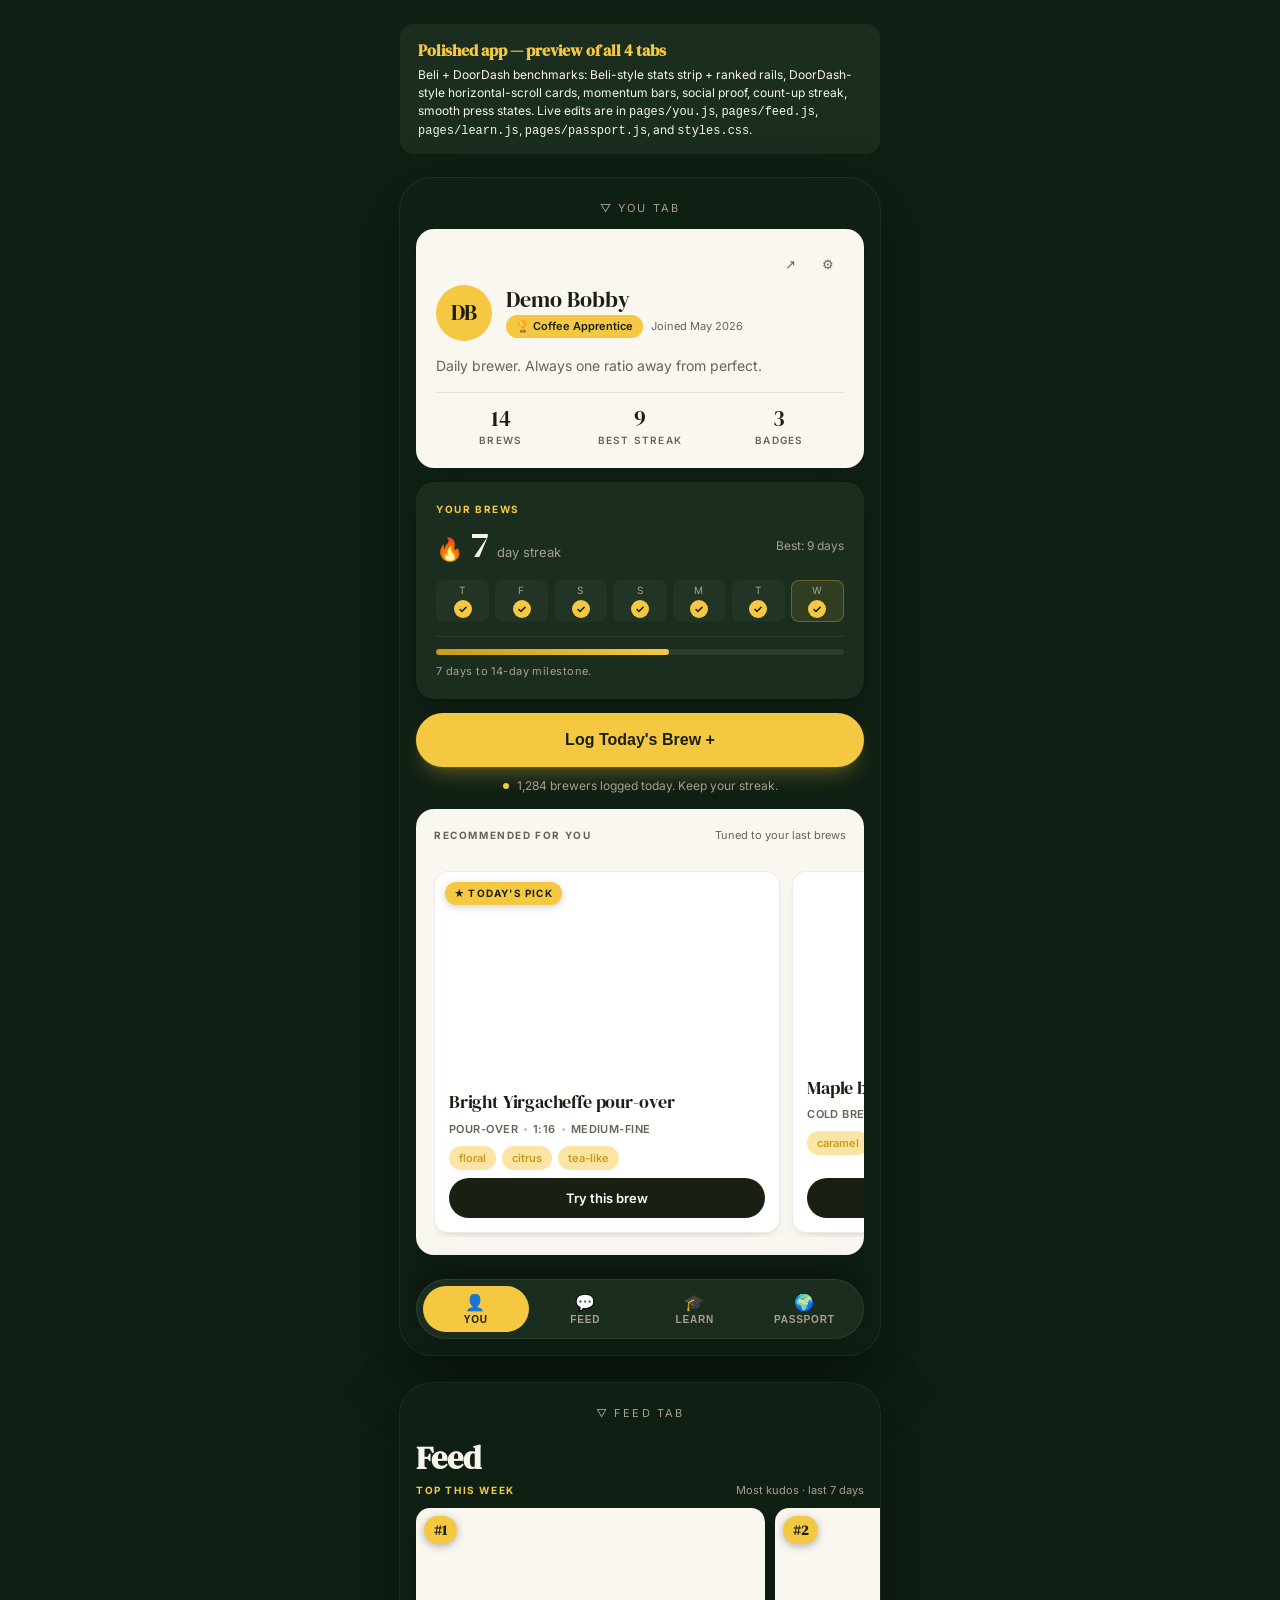
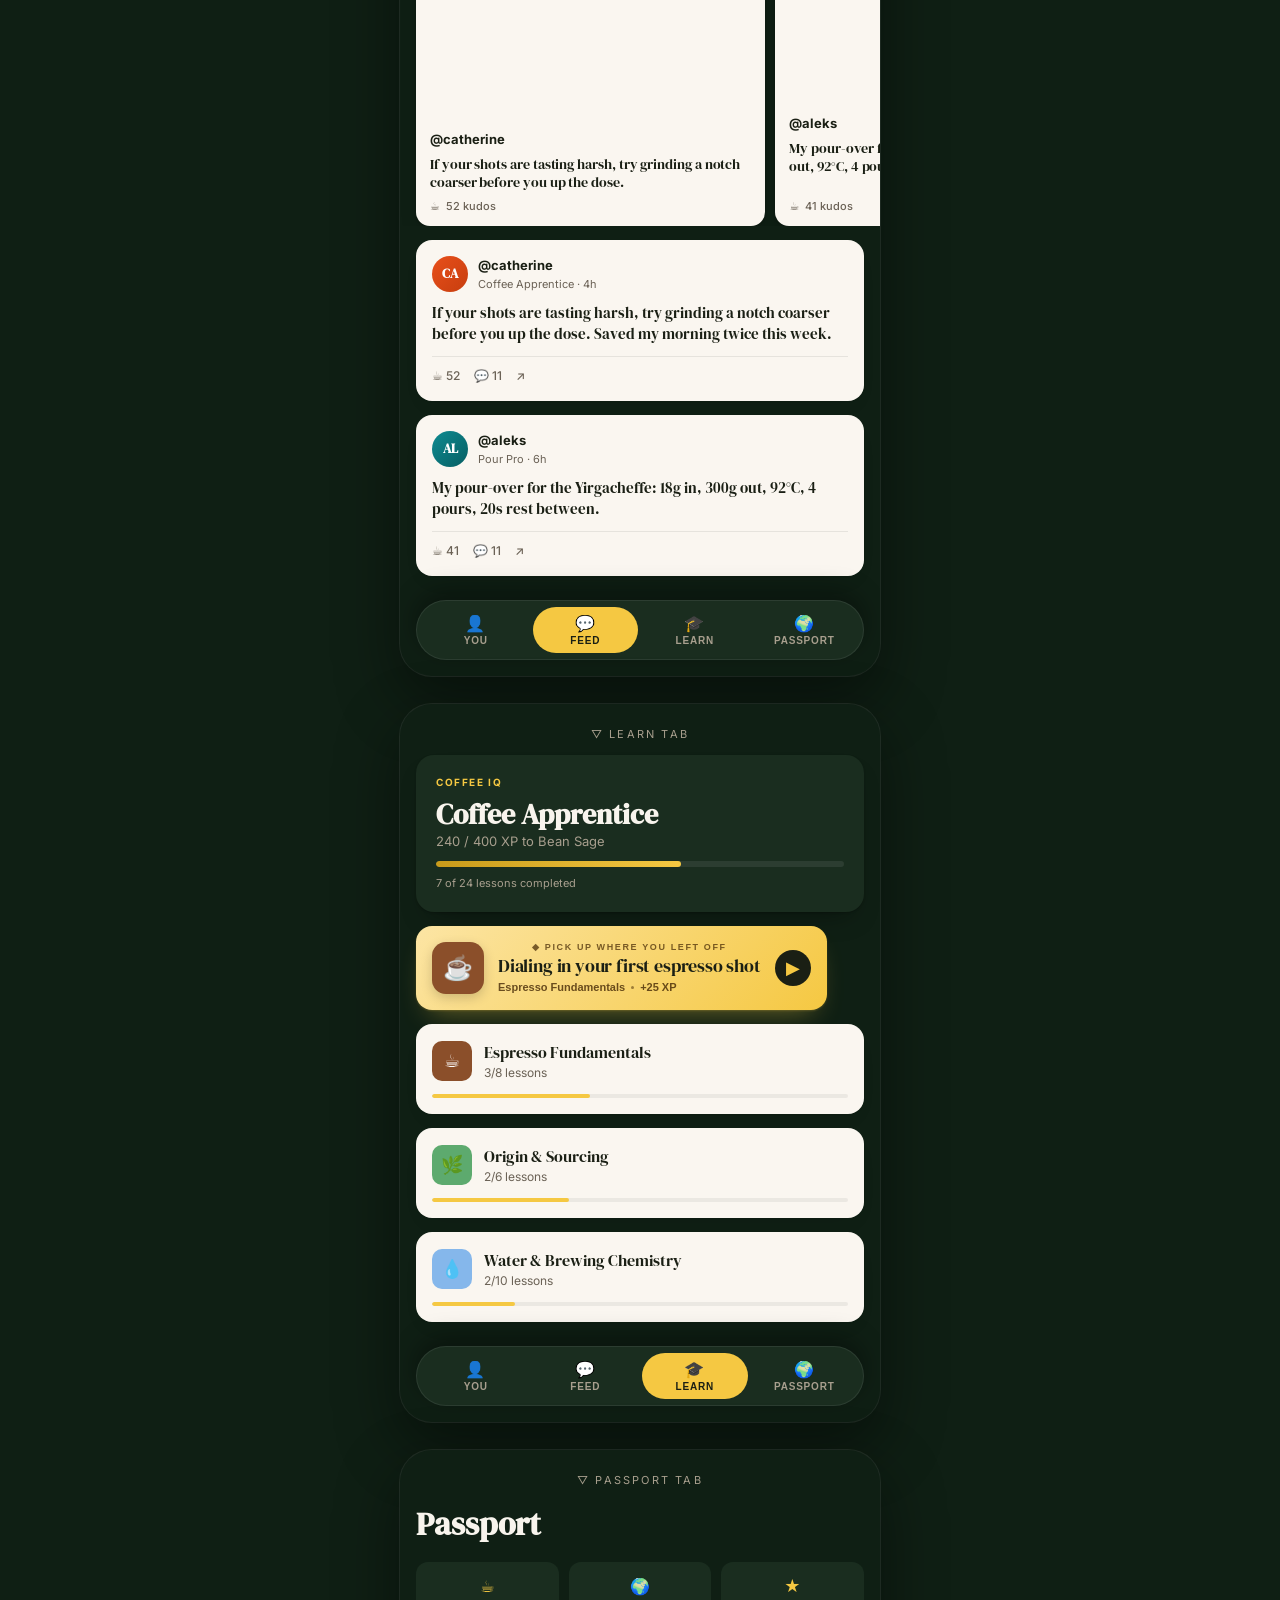
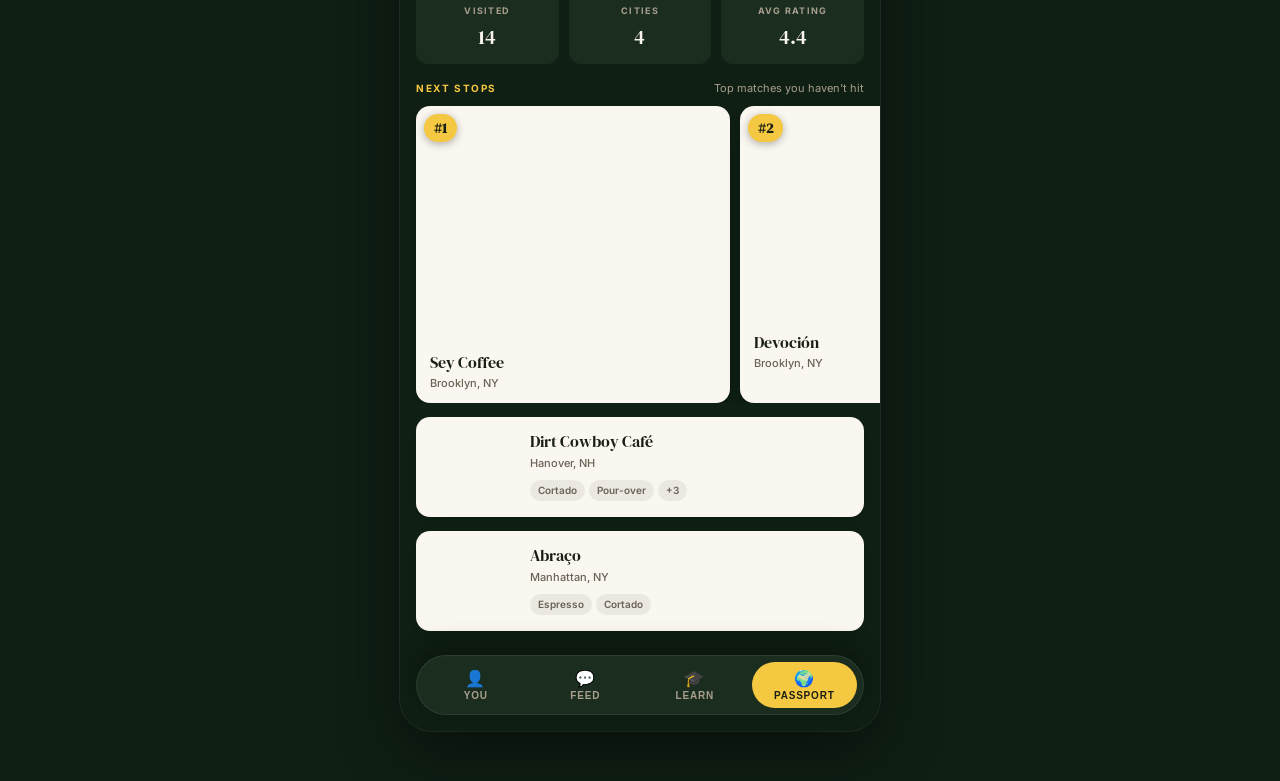
<file: polished-app-preview.html>
<!doctype html>
<html lang="en">
<head>
<meta charset="utf-8">
<meta name="viewport" content="width=device-width,initial-scale=1">
<title>Brew Lab — polished app preview</title>
<link rel="preconnect" href="https://fonts.googleapis.com">
<link rel="preconnect" href="https://fonts.gstatic.com" crossorigin>
<link rel="stylesheet" href="https://fonts.googleapis.com/css2?family=DM+Serif+Display:ital@0;1&display=swap">
<link rel="stylesheet" href="https://fonts.googleapis.com/css2?family=Inter:wght@400;500;600;700&display=swap">
<style>
  :root {
    --bg-base: #0F1F14;
    --bg-alt: #1A2D1F;
    --bg-card: #FAF6F0;
    --accent-yellow: #F5C842;
    --accent-yellow-soft: #FCE5A4;
    --accent-yellow-deep: #C99B1A;
    --text-on-dark: #F8F4ED;
    --text-on-dark-muted: #A89F8E;
    --text-on-light: #1A1F14;
    --text-on-light-muted: #6B6256;
    --border-on-light: rgba(0,0,0,0.08);
    --border-on-dark: rgba(255,255,255,0.08);
    --display: 'DM Serif Display', Georgia, serif;
    --body: 'Inter', system-ui, sans-serif;
  }
  *, *::before, *::after { box-sizing: border-box; }
  * { margin: 0; padding: 0; }
  body {
    font-family: var(--body);
    background: var(--bg-base);
    color: var(--text-on-dark);
    line-height: 1.5;
    -webkit-font-smoothing: antialiased;
    min-height: 100vh;
    padding: 24px 0;
  }
  img { display: block; max-width: 100%; }

  /* Banner */
  .preview-bar {
    max-width: 480px;
    margin: 0 auto 24px;
    background: var(--bg-alt);
    color: var(--text-on-dark);
    padding: 14px 18px;
    border-radius: 14px;
    font-size: 12px;
  }
  .preview-bar strong { font-family: var(--display); font-size: 16px; display: block; margin-bottom: 4px; color: var(--accent-yellow); }

  /* Phone frame */
  .frame {
    max-width: 480px;
    margin: 0 auto 28px;
    background: var(--bg-base);
    border-radius: 32px;
    box-shadow: 0 0 0 1px var(--border-on-dark), 0 24px 64px rgba(0,0,0,0.45);
    padding: 22px 16px 100px;
    position: relative;
    overflow: hidden;
  }
  .tab-label {
    text-align: center;
    font-size: 11px;
    letter-spacing: 0.2em;
    color: var(--text-on-dark-muted);
    text-transform: uppercase;
    margin-bottom: 12px;
  }

  .stack > * + * { margin-top: 14px; }

  /* Cards */
  .card {
    background: var(--bg-card);
    color: var(--text-on-light);
    border-radius: 18px;
    padding: 20px;
    box-shadow: 0 1px 2px rgba(0,0,0,0.04), 0 12px 28px -16px rgba(0,0,0,0.16);
  }
  .card-dark {
    background: var(--bg-alt);
    color: var(--text-on-dark);
    border-radius: 18px;
    padding: 20px;
    box-shadow: 0 1px 2px rgba(0,0,0,0.20), 0 14px 28px -14px rgba(0,0,0,0.45);
  }
  .eyebrow {
    font-size: 10px;
    font-weight: 700;
    letter-spacing: 0.16em;
    text-transform: uppercase;
    color: var(--text-on-light-muted);
    margin-bottom: 10px;
  }
  .eyebrow.yellow { color: var(--accent-yellow); }
  .card-dark .eyebrow { color: var(--accent-yellow); }

  /* You: profile */
  .profile-actions { display: flex; gap: 6px; justify-content: flex-end; margin-bottom: 4px; }
  .icon-btn {
    width: 32px; height: 32px;
    border-radius: 50%;
    border: 0;
    background: transparent;
    color: var(--text-on-light-muted);
    cursor: pointer;
  }
  .profile-row { display: flex; align-items: center; gap: 14px; }
  .avatar {
    width: 56px; height: 56px;
    border-radius: 50%;
    background: var(--accent-yellow);
    color: var(--text-on-light);
    font-family: var(--display);
    font-size: 22px;
    display: inline-flex;
    align-items: center;
    justify-content: center;
  }
  .name { font-family: var(--display); font-size: 22px; line-height: 1.1; color: var(--text-on-light); }
  .profile-line { display: flex; align-items: center; gap: 8px; margin-top: 4px; flex-wrap: wrap; }
  .pill-trophy {
    background: var(--accent-yellow);
    color: var(--text-on-light);
    border-radius: 999px;
    padding: 3px 10px;
    font-size: 11px;
    font-weight: 600;
  }
  .joined { font-size: 11px; color: var(--text-on-light-muted); }
  .bio { margin-top: 14px; font-size: 14px; color: var(--text-on-light-muted); line-height: 1.5; }
  .pstats {
    display: grid;
    grid-template-columns: repeat(3, 1fr);
    gap: 10px;
    margin-top: 16px;
    padding-top: 14px;
    border-top: 1px solid var(--border-on-light);
  }
  .pstat { text-align: center; }
  .pstat-value {
    font-family: var(--display);
    font-size: 22px;
    line-height: 1;
    color: var(--text-on-light);
    letter-spacing: -0.01em;
  }
  .pstat-label {
    font-size: 10px;
    letter-spacing: 0.12em;
    text-transform: uppercase;
    color: var(--text-on-light-muted);
    font-weight: 600;
    margin-top: 4px;
  }

  /* You: streak */
  .streak-row { display: flex; justify-content: space-between; align-items: center; margin-bottom: 14px; }
  .streak-num { display: flex; align-items: baseline; gap: 8px; color: var(--accent-yellow); }
  .streak-flame { font-size: 22px; }
  .streak-value { font-family: var(--display); font-size: 36px; color: var(--text-on-dark); line-height: 1; }
  .streak-label { font-size: 13px; color: var(--text-on-dark-muted); }
  .streak-best { font-size: 12px; color: var(--text-on-dark-muted); }
  .streak-grid { display: grid; grid-template-columns: repeat(7, 1fr); gap: 6px; margin-bottom: 14px; }
  .streak-cell {
    height: 42px;
    border-radius: 8px;
    background: rgba(255,255,255,0.03);
    display: flex; flex-direction: column; align-items: center; justify-content: center;
    gap: 2px;
  }
  .streak-cell.is-today { background: rgba(245,200,66,0.10); border: 1px solid rgba(245,200,66,0.3); }
  .streak-letter { font-size: 10px; letter-spacing: 0.08em; text-transform: uppercase; color: var(--text-on-dark-muted); }
  .streak-tick {
    width: 18px; height: 18px;
    border-radius: 50%;
    background: var(--accent-yellow);
    color: var(--text-on-light);
    display: inline-flex; align-items: center; justify-content: center;
    font-size: 11px; font-weight: 700;
  }
  .streak-empty {
    width: 18px; height: 18px;
    border-radius: 50%;
    border: 1.5px solid rgba(255,255,255,0.18);
  }
  .momentum {
    margin-top: 4px;
    padding-top: 12px;
    border-top: 1px solid var(--border-on-dark);
  }
  .momentum-track {
    height: 6px;
    background: rgba(255,255,255,0.08);
    border-radius: 999px;
    overflow: hidden;
    margin-bottom: 8px;
  }
  .momentum-fill {
    height: 100%;
    background: linear-gradient(90deg, var(--accent-yellow-deep), var(--accent-yellow));
    border-radius: 999px;
  }
  .momentum-text { font-size: 11px; color: var(--text-on-dark-muted); letter-spacing: 0.04em; }

  /* You: log CTA */
  .log-wrap { display: flex; flex-direction: column; gap: 10px; }
  .log-cta {
    height: 54px;
    background: var(--accent-yellow);
    color: var(--text-on-light);
    border: 0;
    border-radius: 999px;
    font-weight: 600;
    font-size: 16px;
    display: inline-flex;
    align-items: center;
    justify-content: center;
    gap: 10px;
    cursor: pointer;
    box-shadow: 0 1px 2px rgba(245,200,66,0.18), 0 12px 24px -10px rgba(245,200,66,0.45);
  }
  .log-proof {
    display: inline-flex;
    align-items: center;
    gap: 8px;
    align-self: center;
    font-size: 12px;
    color: var(--text-on-dark-muted);
  }
  .log-proof-dot {
    width: 6px; height: 6px;
    border-radius: 50%;
    background: var(--accent-yellow);
    box-shadow: 0 0 0 0 rgba(245,200,66,0.55);
    animation: pulse 2.4s ease-in-out infinite;
  }
  @keyframes pulse {
    0%,100% { box-shadow: 0 0 0 0 rgba(245,200,66,0.55); }
    50% { box-shadow: 0 0 0 6px rgba(245,200,66,0); }
  }

  /* You: recommendations row */
  .recs-card { padding: 18px 0 18px 18px; background: var(--bg-card); border-radius: 18px; box-shadow: 0 1px 2px rgba(0,0,0,0.04), 0 12px 28px -16px rgba(0,0,0,0.16); }
  .recs-head {
    display: flex; justify-content: space-between; align-items: baseline;
    padding-right: 18px; margin-bottom: 14px;
  }
  .recs-meta { font-size: 11px; color: var(--text-on-light-muted); }
  .recs-scroll {
    display: flex; gap: 12px;
    overflow-x: auto;
    padding: 4px 18px 4px 0;
    scroll-snap-type: x mandatory;
    scrollbar-width: none;
  }
  .recs-scroll::-webkit-scrollbar { display: none; }
  .rec-tile {
    flex: 0 0 78%;
    scroll-snap-align: start;
    background: #FFFFFF;
    border: 1px solid var(--border-on-light);
    border-radius: 14px;
    overflow: hidden;
    display: flex;
    flex-direction: column;
    box-shadow: 0 1px 2px rgba(0,0,0,0.04), 0 8px 18px -10px rgba(0,0,0,0.18);
  }
  .rec-tile.is-featured { flex-basis: 84%; }
  .rec-photo {
    position: relative;
    aspect-ratio: 5/3;
    background-size: cover;
    background-position: center;
  }
  .rec-flag {
    position: absolute; top: 10px; left: 10px;
    background: var(--accent-yellow);
    color: var(--text-on-light);
    font-size: 10px; font-weight: 700;
    letter-spacing: 0.12em;
    padding: 4px 9px;
    border-radius: 999px;
    box-shadow: 0 2px 8px rgba(0,0,0,0.18);
  }
  .rec-body { padding: 14px; display: flex; flex-direction: column; gap: 8px; flex: 1; }
  .rec-name { font-family: var(--display); font-size: 18px; line-height: 1.15; color: var(--text-on-light); letter-spacing: -0.01em; }
  .rec-meta {
    display: flex; align-items: center; gap: 6px;
    font-size: 11px;
    letter-spacing: 0.04em;
    color: var(--text-on-light-muted);
    text-transform: uppercase;
    font-weight: 600;
  }
  .rec-dot { width: 3px; height: 3px; border-radius: 50%; background: rgba(0,0,0,0.25); }
  .rec-tags { display: flex; gap: 6px; flex-wrap: wrap; }
  .tag {
    font-size: 11px;
    font-weight: 600;
    padding: 4px 10px;
    border-radius: 999px;
    background: var(--accent-yellow-soft);
    color: var(--accent-yellow-deep);
  }
  .rec-cta {
    margin-top: auto;
    height: 40px;
    background: var(--text-on-light);
    color: #FFFFFF;
    border: 0;
    border-radius: 999px;
    font-family: var(--body);
    font-weight: 600;
    font-size: 13px;
    cursor: pointer;
  }

  /* Feed: top strip */
  .feed-top { margin: 0 -16px 14px; }
  .feed-top-head {
    display: flex; justify-content: space-between; align-items: baseline;
    padding: 0 16px; margin-bottom: 10px;
  }
  .feed-top-eyebrow {
    font-size: 10px; font-weight: 700;
    letter-spacing: 0.16em; text-transform: uppercase;
    color: var(--accent-yellow);
  }
  .feed-top-meta { font-size: 11px; color: var(--text-on-dark-muted); }
  .feed-top-scroll {
    display: flex; gap: 10px;
    padding: 0 16px;
    overflow-x: auto;
    scroll-snap-type: x mandatory;
    scrollbar-width: none;
  }
  .feed-top-scroll::-webkit-scrollbar { display: none; }
  .feed-top-card {
    flex: 0 0 72%;
    background: var(--bg-card);
    color: var(--text-on-light);
    border: 0;
    border-radius: 14px;
    overflow: hidden;
    display: flex;
    flex-direction: column;
    box-shadow: 0 1px 2px rgba(0,0,0,0.20), 0 12px 24px -12px rgba(0,0,0,0.40);
    cursor: pointer;
  }
  .feed-top-card.is-first { flex-basis: 78%; }
  .feed-top-photo {
    position: relative;
    aspect-ratio: 5/3;
    background-size: cover;
    background-position: center;
  }
  .feed-top-rank {
    position: absolute; top: 8px; left: 8px;
    background: var(--accent-yellow);
    color: var(--text-on-light);
    font-family: var(--display);
    font-size: 14px; font-weight: 700;
    padding: 4px 10px 3px;
    border-radius: 999px;
    box-shadow: 0 2px 8px rgba(0,0,0,0.30);
  }
  .feed-top-body { padding: 12px 14px; display: flex; flex-direction: column; gap: 6px; flex: 1; }
  .feed-top-author { font-weight: 700; font-size: 13px; }
  .feed-top-snippet {
    font-family: var(--display);
    font-size: 14px; line-height: 1.3;
    letter-spacing: -0.005em;
    display: -webkit-box;
    -webkit-line-clamp: 2;
    -webkit-box-orient: vertical;
    overflow: hidden;
  }
  .feed-top-foot {
    display: inline-flex; align-items: center; gap: 6px;
    margin-top: auto;
    font-size: 11px;
    color: var(--text-on-light-muted);
    font-weight: 500;
  }

  /* Feed: post card */
  .post {
    background: var(--bg-card);
    color: var(--text-on-light);
    border-radius: 16px;
    padding: 16px;
    box-shadow: 0 1px 2px rgba(0,0,0,0.04), 0 10px 24px -14px rgba(0,0,0,0.16);
  }
  .post-top { display: flex; align-items: center; gap: 10px; margin-bottom: 10px; }
  .post-avatar {
    width: 36px; height: 36px;
    border-radius: 50%;
    background: linear-gradient(135deg, #E84F1A, #C73E0F);
    color: #FFF; font-weight: 700;
    font-family: var(--display);
    display: inline-flex; align-items: center; justify-content: center;
    font-size: 13px;
  }
  .post-handle { font-weight: 700; font-size: 13px; }
  .post-sub { font-size: 11px; color: var(--text-on-light-muted); }
  .post-content { font-family: var(--display); font-size: 15px; line-height: 1.4; color: var(--text-on-light); margin-bottom: 12px; }
  .post-foot {
    display: flex; gap: 14px;
    padding-top: 10px;
    border-top: 1px solid var(--border-on-light);
    font-size: 12px;
    color: var(--text-on-light-muted);
    font-weight: 500;
  }

  /* Learn: continue card */
  .learn-continue {
    display: flex; align-items: center; gap: 14px;
    background: linear-gradient(135deg, var(--accent-yellow-soft), var(--accent-yellow));
    color: var(--text-on-light);
    border: 0;
    border-radius: 16px;
    padding: 16px;
    box-shadow: 0 1px 2px rgba(245,200,66,0.20), 0 14px 28px -14px rgba(245,200,66,0.45);
    cursor: pointer;
  }
  .learn-icon {
    width: 52px; height: 52px;
    border-radius: 14px;
    background: #8B4F2A;
    color: #FFF;
    font-size: 24px;
    display: inline-flex; align-items: center; justify-content: center;
    box-shadow: 0 4px 12px rgba(0,0,0,0.18);
  }
  .learn-body { flex: 1; min-width: 0; display: flex; flex-direction: column; gap: 4px; }
  .learn-eyebrow {
    font-size: 9px; font-weight: 700;
    letter-spacing: 0.18em; text-transform: uppercase;
    color: rgba(64,36,2,0.7);
  }
  .learn-title {
    font-family: var(--display);
    font-size: 18px; line-height: 1.15;
    color: var(--text-on-light);
    letter-spacing: -0.01em;
  }
  .learn-meta {
    display: inline-flex; align-items: center; gap: 6px;
    font-size: 11px; font-weight: 600;
    color: rgba(64,36,2,0.78);
  }
  .learn-dot { width: 3px; height: 3px; border-radius: 50%; background: rgba(64,36,2,0.5); }
  .learn-arrow {
    width: 36px; height: 36px;
    border-radius: 50%;
    background: var(--text-on-light);
    color: var(--accent-yellow);
    font-size: 18px;
    display: inline-flex; align-items: center; justify-content: center;
  }
  /* Learn: tracks list */
  .track {
    background: var(--bg-card);
    border-radius: 16px;
    padding: 16px;
    box-shadow: 0 1px 2px rgba(0,0,0,0.04), 0 10px 24px -14px rgba(0,0,0,0.16);
  }
  .track-head { display: flex; align-items: center; gap: 12px; margin-bottom: 12px; }
  .track-icon {
    width: 40px; height: 40px;
    border-radius: 10px;
    background: #8B4F2A;
    color: #FFF;
    font-size: 18px;
    display: inline-flex; align-items: center; justify-content: center;
  }
  .track-title { font-family: var(--display); font-size: 16px; color: var(--text-on-light); }
  .track-sub { font-size: 12px; color: var(--text-on-light-muted); }
  .track-bar {
    height: 4px;
    background: rgba(0,0,0,0.06);
    border-radius: 999px;
    margin-top: 10px;
    overflow: hidden;
  }
  .track-fill { height: 100%; background: var(--accent-yellow); border-radius: 999px; }

  /* Passport: rail */
  .pp-rail { margin: 0 -16px 14px; }
  .pp-rail-head {
    display: flex; justify-content: space-between; align-items: baseline;
    padding: 0 16px; margin-bottom: 10px;
  }
  .pp-eyebrow {
    font-size: 10px; font-weight: 700;
    letter-spacing: 0.16em; text-transform: uppercase;
    color: var(--accent-yellow);
  }
  .pp-rail-meta { font-size: 11px; color: var(--text-on-dark-muted); }
  .pp-rail-scroll {
    display: flex; gap: 10px;
    padding: 0 16px;
    overflow-x: auto;
    scroll-snap-type: x mandatory;
    scrollbar-width: none;
  }
  .pp-rail-scroll::-webkit-scrollbar { display: none; }
  .pp-card {
    flex: 0 0 64%;
    background: var(--bg-card);
    color: var(--text-on-light);
    border-radius: 14px;
    overflow: hidden;
    box-shadow: 0 1px 2px rgba(0,0,0,0.20), 0 12px 24px -12px rgba(0,0,0,0.40);
    cursor: pointer;
  }
  .pp-card.is-first { flex-basis: 70%; }
  .pp-card-photo {
    position: relative;
    aspect-ratio: 4/3;
    background-size: cover;
    background-position: center;
  }
  .pp-card-rank {
    position: absolute; top: 8px; left: 8px;
    background: var(--accent-yellow);
    color: var(--text-on-light);
    font-family: var(--display);
    font-size: 14px; font-weight: 700;
    padding: 4px 10px 3px;
    border-radius: 999px;
    box-shadow: 0 2px 8px rgba(0,0,0,0.30);
  }
  .pp-card-body { padding: 12px 14px; }
  .pp-card-name { font-family: var(--display); font-size: 16px; line-height: 1.15; color: var(--text-on-light); margin-bottom: 3px; }
  .pp-card-loc { font-size: 11px; color: var(--text-on-light-muted); font-weight: 500; }

  /* Passport stats */
  .pp-stats { display: grid; grid-template-columns: repeat(3, 1fr); gap: 10px; margin-bottom: 16px; }
  .pp-stat {
    background: var(--bg-alt);
    border-radius: 12px;
    padding: 12px;
    text-align: center;
  }
  .pp-stat-icon { color: var(--accent-yellow); font-size: 16px; margin-bottom: 6px; }
  .pp-stat-label {
    font-size: 9px;
    letter-spacing: 0.14em;
    text-transform: uppercase;
    color: var(--text-on-dark-muted);
    font-weight: 700;
  }
  .pp-stat-value { font-family: var(--display); font-size: 20px; color: var(--text-on-dark); margin-top: 4px; }

  /* Passport list card */
  .pp-list-card {
    display: flex;
    background: var(--bg-card);
    color: var(--text-on-light);
    border-radius: 14px;
    overflow: hidden;
    box-shadow: 0 1px 2px rgba(0,0,0,0.04), 0 8px 18px -10px rgba(0,0,0,0.18);
  }
  .pp-list-photo { width: 100px; aspect-ratio: 1; background-size: cover; background-position: center; flex-shrink: 0; }
  .pp-list-body { flex: 1; padding: 12px 14px; }
  .pp-list-name { font-family: var(--display); font-size: 16px; }
  .pp-list-loc { font-size: 11px; color: var(--text-on-light-muted); margin-top: 2px; font-weight: 500; }
  .pp-list-drinks { display: flex; gap: 4px; margin-top: 8px; flex-wrap: wrap; }
  .pp-list-drink { font-size: 10px; padding: 3px 8px; background: rgba(0,0,0,0.06); border-radius: 999px; color: var(--text-on-light-muted); font-weight: 600; }

  /* Bottom nav */
  .bean-nav {
    position: absolute;
    bottom: 16px;
    left: 16px; right: 16px;
    height: 60px;
    background: var(--bg-alt);
    border: 1px solid var(--border-on-dark);
    border-radius: 999px;
    display: flex;
    padding: 6px;
    gap: 4px;
    box-shadow: 0 -8px 24px rgba(0,0,0,0.35);
  }
  .nav-tab {
    flex: 1;
    display: flex;
    flex-direction: column;
    align-items: center;
    justify-content: center;
    gap: 2px;
    background: transparent;
    border: 0;
    border-radius: 999px;
    color: var(--text-on-dark-muted);
    font-size: 10px;
    font-weight: 600;
    letter-spacing: 0.08em;
    text-transform: uppercase;
  }
  .nav-tab .icon { font-size: 16px; }
  .nav-tab.active { background: var(--accent-yellow); color: var(--text-on-light); }
</style>
</head>
<body>

<div class="preview-bar">
  <strong>Polished app — preview of all 4 tabs</strong>
  Beli + DoorDash benchmarks: Beli-style stats strip + ranked rails, DoorDash-style horizontal-scroll cards, momentum bars, social proof, count-up streak, smooth press states. Live edits are in <code>pages/you.js</code>, <code>pages/feed.js</code>, <code>pages/learn.js</code>, <code>pages/passport.js</code>, and <code>styles.css</code>.
</div>

<!-- ============ YOU TAB ============ -->
<div class="frame">
  <div class="tab-label">▽ YOU TAB</div>
  <div class="stack">
    <!-- Profile -->
    <div class="card">
      <div class="profile-actions">
        <button class="icon-btn" aria-label="Share">↗</button>
        <button class="icon-btn" aria-label="Settings">⚙</button>
      </div>
      <div class="profile-row">
        <div class="avatar">DB</div>
        <div>
          <div class="name">Demo Bobby</div>
          <div class="profile-line">
            <span class="pill-trophy">🏆 Coffee Apprentice</span>
            <span class="joined">Joined May 2026</span>
          </div>
        </div>
      </div>
      <p class="bio">Daily brewer. Always one ratio away from perfect.</p>
      <div class="pstats">
        <div class="pstat">
          <div class="pstat-value">14</div>
          <div class="pstat-label">Brews</div>
        </div>
        <div class="pstat">
          <div class="pstat-value">9</div>
          <div class="pstat-label">Best streak</div>
        </div>
        <div class="pstat">
          <div class="pstat-value">3</div>
          <div class="pstat-label">Badges</div>
        </div>
      </div>
    </div>

    <!-- Streak -->
    <div class="card-dark">
      <div class="eyebrow">YOUR BREWS</div>
      <div class="streak-row">
        <div class="streak-num">
          <span class="streak-flame">🔥</span>
          <span class="streak-value">7</span>
          <span class="streak-label">day streak</span>
        </div>
        <div class="streak-best">Best: 9 days</div>
      </div>
      <div class="streak-grid">
        <div class="streak-cell"><span class="streak-letter">T</span><span class="streak-tick">✓</span></div>
        <div class="streak-cell"><span class="streak-letter">F</span><span class="streak-tick">✓</span></div>
        <div class="streak-cell"><span class="streak-letter">S</span><span class="streak-tick">✓</span></div>
        <div class="streak-cell"><span class="streak-letter">S</span><span class="streak-tick">✓</span></div>
        <div class="streak-cell"><span class="streak-letter">M</span><span class="streak-tick">✓</span></div>
        <div class="streak-cell"><span class="streak-letter">T</span><span class="streak-tick">✓</span></div>
        <div class="streak-cell is-today"><span class="streak-letter">W</span><span class="streak-tick">✓</span></div>
      </div>
      <div class="momentum">
        <div class="momentum-track"><div class="momentum-fill" style="width:57%"></div></div>
        <div class="momentum-text">7 days to 14-day milestone.</div>
      </div>
    </div>

    <!-- Log CTA -->
    <div class="log-wrap">
      <button class="log-cta">Log Today's Brew  +</button>
      <div class="log-proof">
        <span class="log-proof-dot"></span>
        <span>1,284 brewers logged today. Keep your streak.</span>
      </div>
    </div>

    <!-- Recommendations -->
    <div class="recs-card">
      <div class="recs-head">
        <div class="eyebrow">RECOMMENDED FOR YOU</div>
        <span class="recs-meta">Tuned to your last brews</span>
      </div>
      <div class="recs-scroll">
        <div class="rec-tile is-featured">
          <div class="rec-photo" style="background-image:url('https://images.unsplash.com/photo-1516559828984-fb3b99548b21?w=600&q=80')">
            <span class="rec-flag">★ TODAY'S PICK</span>
          </div>
          <div class="rec-body">
            <div class="rec-name">Bright Yirgacheffe pour-over</div>
            <div class="rec-meta">
              <span>POUR-OVER</span><span class="rec-dot"></span><span>1:16</span><span class="rec-dot"></span><span>MEDIUM-FINE</span>
            </div>
            <div class="rec-tags">
              <span class="tag">floral</span>
              <span class="tag">citrus</span>
              <span class="tag">tea-like</span>
            </div>
            <button class="rec-cta">Try this brew</button>
          </div>
        </div>
        <div class="rec-tile">
          <div class="rec-photo" style="background-image:url('https://images.unsplash.com/photo-1461023058943-07fcbe16d735?w=600&q=80')"></div>
          <div class="rec-body">
            <div class="rec-name">Maple bourbon cold brew</div>
            <div class="rec-meta">
              <span>COLD BREW</span><span class="rec-dot"></span><span>1:8</span>
            </div>
            <div class="rec-tags">
              <span class="tag">caramel</span>
              <span class="tag">sweet</span>
            </div>
            <button class="rec-cta">Try this brew</button>
          </div>
        </div>
        <div class="rec-tile">
          <div class="rec-photo" style="background-image:url('https://images.unsplash.com/photo-1497515114629-f71d768fd07c?w=600&q=80')"></div>
          <div class="rec-body">
            <div class="rec-name">Honey lavender latte</div>
            <div class="rec-meta">
              <span>ESPRESSO</span><span class="rec-dot"></span><span>1:2</span>
            </div>
            <div class="rec-tags">
              <span class="tag">floral</span>
              <span class="tag">creamy</span>
            </div>
            <button class="rec-cta">Try this brew</button>
          </div>
        </div>
      </div>
    </div>
  </div>
  <nav class="bean-nav">
    <button class="nav-tab active"><span class="icon">👤</span><span>You</span></button>
    <button class="nav-tab"><span class="icon">💬</span><span>Feed</span></button>
    <button class="nav-tab"><span class="icon">🎓</span><span>Learn</span></button>
    <button class="nav-tab"><span class="icon">🌍</span><span>Passport</span></button>
  </nav>
</div>

<!-- ============ FEED TAB ============ -->
<div class="frame">
  <div class="tab-label">▽ FEED TAB</div>
  <div class="stack" style="--stack-gap:14px">
    <h1 style="font-family:var(--display);font-size:32px;color:var(--text-on-dark)">Feed</h1>

    <!-- Top this week strip -->
    <div class="feed-top">
      <div class="feed-top-head">
        <span class="feed-top-eyebrow">TOP THIS WEEK</span>
        <span class="feed-top-meta">Most kudos · last 7 days</span>
      </div>
      <div class="feed-top-scroll">
        <div class="feed-top-card is-first">
          <div class="feed-top-photo" style="background-image:url('https://images.unsplash.com/photo-1497935586351-b67a49e012bf?w=600&q=80')">
            <span class="feed-top-rank">#1</span>
          </div>
          <div class="feed-top-body">
            <div class="feed-top-author">@catherine</div>
            <div class="feed-top-snippet">If your shots are tasting harsh, try grinding a notch coarser before you up the dose.</div>
            <div class="feed-top-foot">☕ <span>52 kudos</span></div>
          </div>
        </div>
        <div class="feed-top-card">
          <div class="feed-top-photo" style="background-image:url('https://images.unsplash.com/photo-1495474472287-4d71bcdd2085?w=600&q=80')">
            <span class="feed-top-rank">#2</span>
          </div>
          <div class="feed-top-body">
            <div class="feed-top-author">@aleks</div>
            <div class="feed-top-snippet">My pour-over for the Yirgacheffe: 18g in, 300g out, 92°C, 4 pours.</div>
            <div class="feed-top-foot">☕ <span>41 kudos</span></div>
          </div>
        </div>
        <div class="feed-top-card">
          <div class="feed-top-photo" style="background-image:url('https://images.unsplash.com/photo-1517256064527-09c73fc73e38?w=600&q=80')">
            <span class="feed-top-rank">#3</span>
          </div>
          <div class="feed-top-body">
            <div class="feed-top-author">@zach</div>
            <div class="feed-top-snippet">Don't sleep on the EM-1500 pre-infusion. 4 seconds at low pressure.</div>
            <div class="feed-top-foot">☕ <span>28 kudos</span></div>
          </div>
        </div>
      </div>
    </div>

    <!-- Sample posts -->
    <div class="post">
      <div class="post-top">
        <div class="post-avatar">CA</div>
        <div>
          <div class="post-handle">@catherine</div>
          <div class="post-sub">Coffee Apprentice · 4h</div>
        </div>
      </div>
      <div class="post-content">If your shots are tasting harsh, try grinding a notch coarser before you up the dose. Saved my morning twice this week.</div>
      <div class="post-foot">
        <span>☕ 52</span>
        <span>💬 11</span>
        <span>↗</span>
      </div>
    </div>
    <div class="post">
      <div class="post-top">
        <div class="post-avatar" style="background:linear-gradient(135deg,#0E8B91,#075E63)">AL</div>
        <div>
          <div class="post-handle">@aleks</div>
          <div class="post-sub">Pour Pro · 6h</div>
        </div>
      </div>
      <div class="post-content">My pour-over for the Yirgacheffe: 18g in, 300g out, 92°C, 4 pours, 20s rest between.</div>
      <div class="post-foot">
        <span>☕ 41</span>
        <span>💬 11</span>
        <span>↗</span>
      </div>
    </div>
  </div>
  <nav class="bean-nav">
    <button class="nav-tab"><span class="icon">👤</span><span>You</span></button>
    <button class="nav-tab active"><span class="icon">💬</span><span>Feed</span></button>
    <button class="nav-tab"><span class="icon">🎓</span><span>Learn</span></button>
    <button class="nav-tab"><span class="icon">🌍</span><span>Passport</span></button>
  </nav>
</div>

<!-- ============ LEARN TAB ============ -->
<div class="frame">
  <div class="tab-label">▽ LEARN TAB</div>
  <div class="stack" style="--stack-gap:14px">
    <!-- Header -->
    <div class="card-dark">
      <div class="eyebrow">COFFEE IQ</div>
      <h1 style="font-family:var(--display);font-size:28px;color:var(--text-on-dark);line-height:1">Coffee Apprentice</h1>
      <p style="font-size:13px;color:var(--text-on-dark-muted);margin-top:4px">240 / 400 XP to Bean Sage</p>
      <div class="momentum-track" style="margin-top:10px">
        <div class="momentum-fill" style="width:60%"></div>
      </div>
      <p style="font-size:11px;color:var(--text-on-dark-muted);margin-top:8px">7 of 24 lessons completed</p>
    </div>

    <!-- Continue card -->
    <button class="learn-continue">
      <div class="learn-icon">☕</div>
      <div class="learn-body">
        <div class="learn-eyebrow">◆ PICK UP WHERE YOU LEFT OFF</div>
        <div class="learn-title">Dialing in your first espresso shot</div>
        <div class="learn-meta">
          <span>Espresso Fundamentals</span><span class="learn-dot"></span><span>+25 XP</span>
        </div>
      </div>
      <div class="learn-arrow">▶</div>
    </button>

    <!-- Tracks -->
    <div class="track">
      <div class="track-head">
        <div class="track-icon">☕</div>
        <div style="flex:1">
          <div class="track-title">Espresso Fundamentals</div>
          <div class="track-sub">3/8 lessons</div>
        </div>
      </div>
      <div class="track-bar"><div class="track-fill" style="width:38%"></div></div>
    </div>
    <div class="track">
      <div class="track-head">
        <div class="track-icon" style="background:#5DAA6E">🌿</div>
        <div style="flex:1">
          <div class="track-title">Origin & Sourcing</div>
          <div class="track-sub">2/6 lessons</div>
        </div>
      </div>
      <div class="track-bar"><div class="track-fill" style="width:33%"></div></div>
    </div>
    <div class="track">
      <div class="track-head">
        <div class="track-icon" style="background:#85B7EB">💧</div>
        <div style="flex:1">
          <div class="track-title">Water & Brewing Chemistry</div>
          <div class="track-sub">2/10 lessons</div>
        </div>
      </div>
      <div class="track-bar"><div class="track-fill" style="width:20%"></div></div>
    </div>
  </div>
  <nav class="bean-nav">
    <button class="nav-tab"><span class="icon">👤</span><span>You</span></button>
    <button class="nav-tab"><span class="icon">💬</span><span>Feed</span></button>
    <button class="nav-tab active"><span class="icon">🎓</span><span>Learn</span></button>
    <button class="nav-tab"><span class="icon">🌍</span><span>Passport</span></button>
  </nav>
</div>

<!-- ============ PASSPORT TAB ============ -->
<div class="frame">
  <div class="tab-label">▽ PASSPORT TAB</div>
  <div class="stack" style="--stack-gap:14px">
    <h1 style="font-family:var(--display);font-size:32px;color:var(--text-on-dark)">Passport</h1>
    <div class="pp-stats">
      <div class="pp-stat">
        <div class="pp-stat-icon">☕</div>
        <div class="pp-stat-label">VISITED</div>
        <div class="pp-stat-value">14</div>
      </div>
      <div class="pp-stat">
        <div class="pp-stat-icon">🌍</div>
        <div class="pp-stat-label">CITIES</div>
        <div class="pp-stat-value">4</div>
      </div>
      <div class="pp-stat">
        <div class="pp-stat-icon">★</div>
        <div class="pp-stat-label">AVG RATING</div>
        <div class="pp-stat-value">4.4</div>
      </div>
    </div>

    <!-- Next stops rail -->
    <div class="pp-rail">
      <div class="pp-rail-head">
        <span class="pp-eyebrow">NEXT STOPS</span>
        <span class="pp-rail-meta">Top matches you haven't hit</span>
      </div>
      <div class="pp-rail-scroll">
        <div class="pp-card is-first">
          <div class="pp-card-photo" style="background-image:url('https://images.unsplash.com/photo-1554118811-1e0d58224f24?w=600&q=80')">
            <span class="pp-card-rank">#1</span>
          </div>
          <div class="pp-card-body">
            <div class="pp-card-name">Sey Coffee</div>
            <div class="pp-card-loc">Brooklyn, NY</div>
          </div>
        </div>
        <div class="pp-card">
          <div class="pp-card-photo" style="background-image:url('https://images.unsplash.com/photo-1453614512568-c4024d13c247?w=600&q=80')">
            <span class="pp-card-rank">#2</span>
          </div>
          <div class="pp-card-body">
            <div class="pp-card-name">Devoción</div>
            <div class="pp-card-loc">Brooklyn, NY</div>
          </div>
        </div>
        <div class="pp-card">
          <div class="pp-card-photo" style="background-image:url('https://images.unsplash.com/photo-1559925393-8be0ec4767c8?w=600&q=80')">
            <span class="pp-card-rank">#3</span>
          </div>
          <div class="pp-card-body">
            <div class="pp-card-name">Felix Roasting Co.</div>
            <div class="pp-card-loc">Manhattan, NY</div>
          </div>
        </div>
      </div>
    </div>

    <!-- List cards -->
    <div class="pp-list-card">
      <div class="pp-list-photo" style="background-image:url('https://images.unsplash.com/photo-1453614512568-c4024d13c247?w=400&q=80')"></div>
      <div class="pp-list-body">
        <div class="pp-list-name">Dirt Cowboy Café</div>
        <div class="pp-list-loc">Hanover, NH</div>
        <div class="pp-list-drinks">
          <span class="pp-list-drink">Cortado</span>
          <span class="pp-list-drink">Pour-over</span>
          <span class="pp-list-drink">+3</span>
        </div>
      </div>
    </div>
    <div class="pp-list-card">
      <div class="pp-list-photo" style="background-image:url('https://images.unsplash.com/photo-1554118811-1e0d58224f24?w=400&q=80')"></div>
      <div class="pp-list-body">
        <div class="pp-list-name">Abraço</div>
        <div class="pp-list-loc">Manhattan, NY</div>
        <div class="pp-list-drinks">
          <span class="pp-list-drink">Espresso</span>
          <span class="pp-list-drink">Cortado</span>
        </div>
      </div>
    </div>
  </div>
  <nav class="bean-nav">
    <button class="nav-tab"><span class="icon">👤</span><span>You</span></button>
    <button class="nav-tab"><span class="icon">💬</span><span>Feed</span></button>
    <button class="nav-tab"><span class="icon">🎓</span><span>Learn</span></button>
    <button class="nav-tab active"><span class="icon">🌍</span><span>Passport</span></button>
  </nav>
</div>

</body>
</html>
</file>
